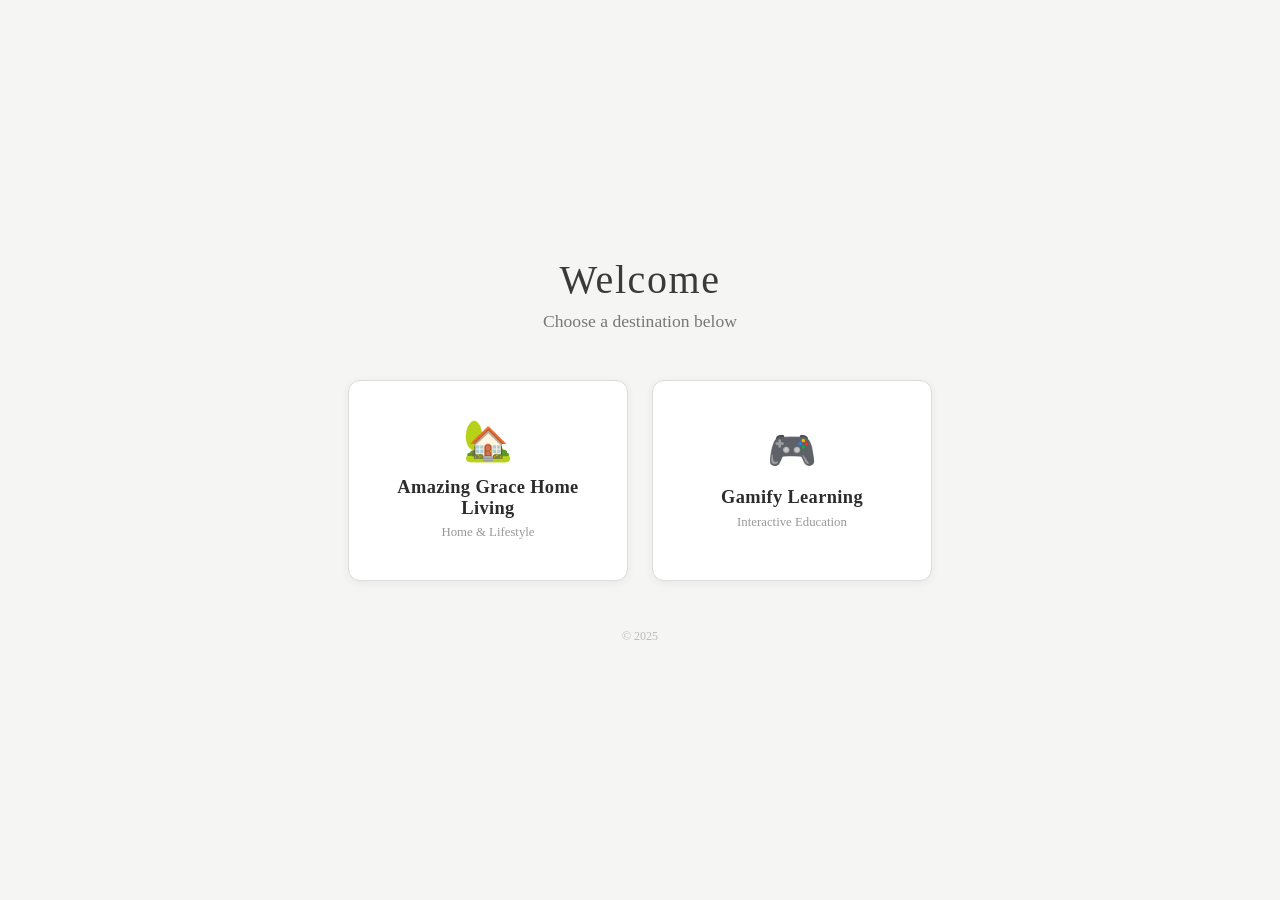
<file: Index.html>
<!DOCTYPE html>
<html lang="en">
<head>
    <meta charset="UTF-8">
    <meta http-equiv="refresh" content="0; url=index.html">
    <title>Redirecting…</title>
    <link rel="canonical" href="index.html">
</head>
<body>
    <p>Redirecting to <a href="index.html">Nexus Arcade</a>…</p>
</body>
</html>
</file>
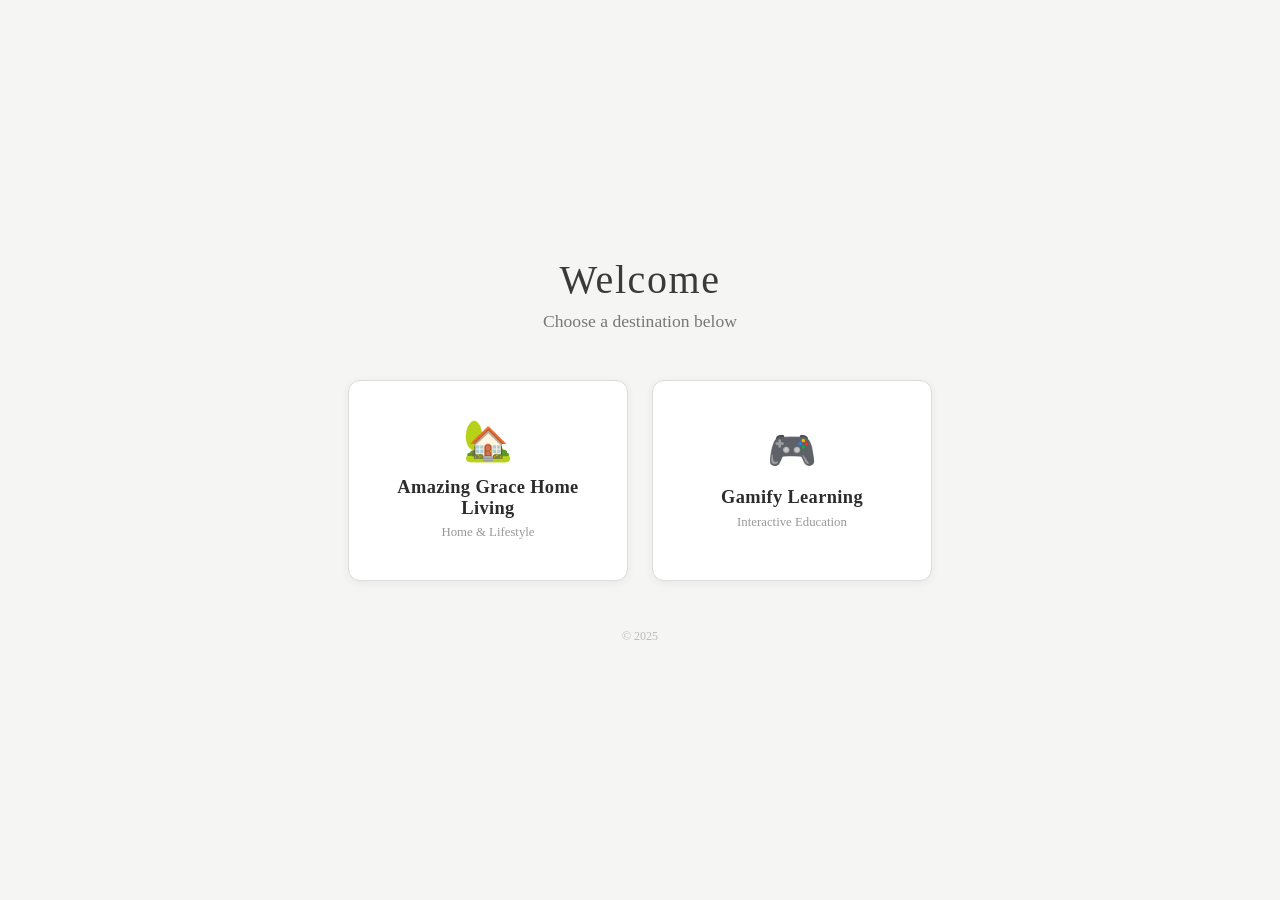
<file: index.html>
<!DOCTYPE html>
<html lang="en">
<head>
    <meta charset="UTF-8">
    <meta name="viewport" content="width=device-width, initial-scale=1.0">
    <title>Welcome</title>
    <style>
        *, *::before, *::after {
            box-sizing: border-box;
            margin: 0;
            padding: 0;
        }

        body {
            min-height: 100vh;
            display: flex;
            flex-direction: column;
            align-items: center;
            justify-content: center;
            background-color: #f5f5f3;
            font-family: Georgia, 'Times New Roman', serif;
            color: #2c2c2c;
            padding: 2rem;
        }

        header {
            text-align: center;
            margin-bottom: 3rem;
        }

        header h1 {
            font-size: clamp(1.5rem, 4vw, 2.5rem);
            font-weight: normal;
            letter-spacing: 0.04em;
            color: #3a3a3a;
        }

        header p {
            margin-top: 0.5rem;
            font-size: clamp(0.9rem, 2vw, 1.1rem);
            color: #777;
        }

        nav {
            display: flex;
            flex-wrap: wrap;
            gap: 1.5rem;
            justify-content: center;
        }

        .portal-btn {
            display: flex;
            flex-direction: column;
            align-items: center;
            justify-content: center;
            width: clamp(200px, 40vw, 280px);
            padding: 2.5rem 1.5rem;
            background-color: #ffffff;
            border: 1px solid #ddd;
            border-radius: 12px;
            text-decoration: none;
            color: #2c2c2c;
            transition: background-color 0.2s ease, box-shadow 0.2s ease, transform 0.15s ease;
            box-shadow: 0 2px 8px rgba(0, 0, 0, 0.06);
            text-align: center;
        }

        .portal-btn:hover,
        .portal-btn:focus {
            background-color: #f0ede8;
            box-shadow: 0 6px 20px rgba(0, 0, 0, 0.1);
            transform: translateY(-2px);
            outline: none;
        }

        .portal-btn:focus-visible {
            outline: 3px solid #888;
            outline-offset: 3px;
        }

        .portal-btn .btn-icon {
            font-size: 2.5rem;
            margin-bottom: 1rem;
            line-height: 1;
        }

        .portal-btn .btn-label {
            font-size: clamp(0.95rem, 2.5vw, 1.15rem);
            font-weight: bold;
            letter-spacing: 0.02em;
        }

        .portal-btn .btn-sub {
            margin-top: 0.4rem;
            font-size: 0.8rem;
            color: #999;
        }

        footer {
            margin-top: 3rem;
            font-size: 0.75rem;
            color: #bbb;
        }
    </style>
</head>
<body>
    <header>
        <h1>Welcome</h1>
        <p>Choose a destination below</p>
    </header>

    <nav aria-label="Site portals">
        <a href="/amazinggracehomeliving/" class="portal-btn">
            <span class="btn-icon" aria-hidden="true">🏡</span>
            <span class="btn-label">Amazing Grace Home Living</span>
            <span class="btn-sub">Home &amp; Lifestyle</span>
        </a>
        <a href="/gamifylearning/" class="portal-btn">
            <span class="btn-icon" aria-hidden="true">🎮</span>
            <span class="btn-label">Gamify Learning</span>
            <span class="btn-sub">Interactive Education</span>
        </a>
    </nav>

    <footer>&copy; 2025</footer>
</body>
</html>
</file>
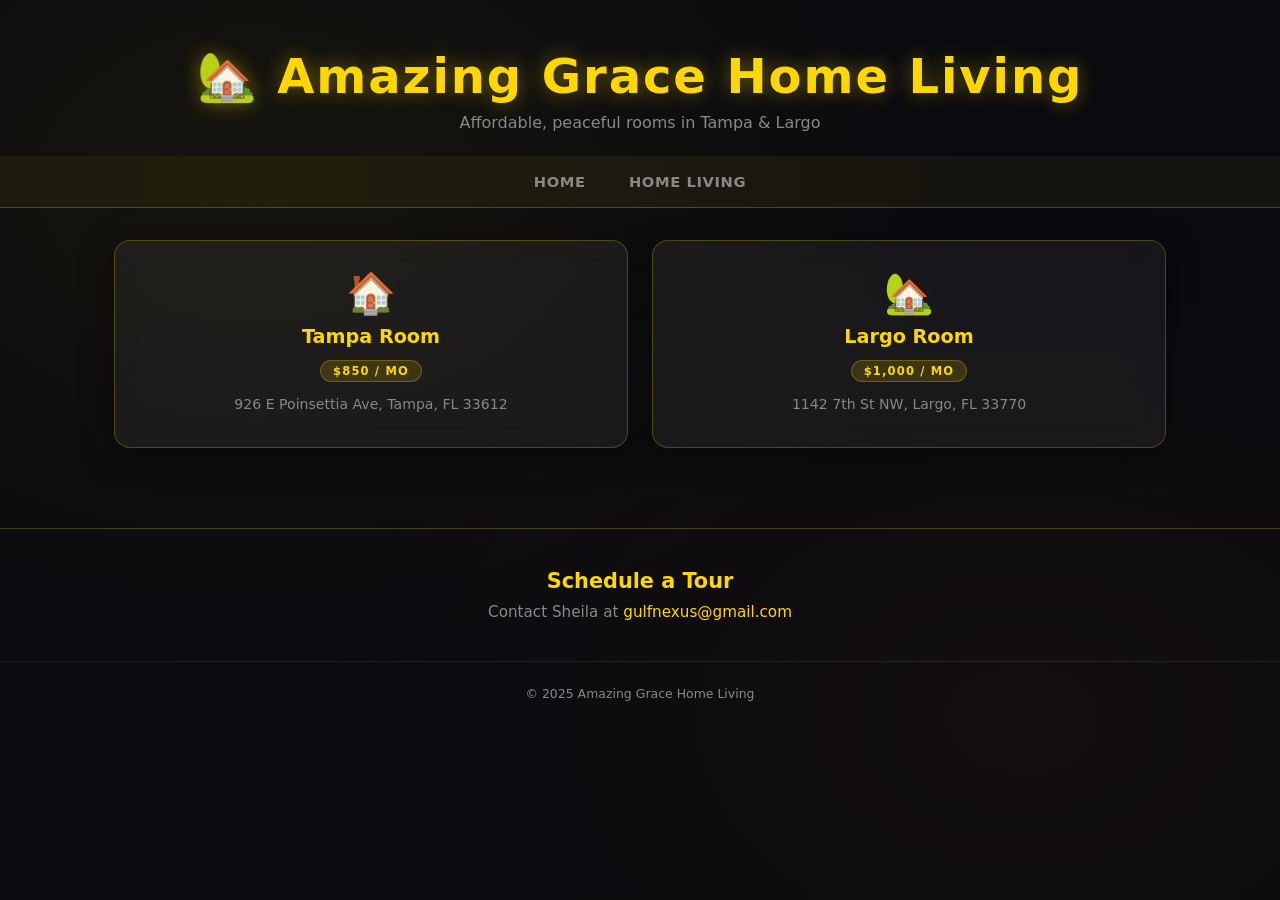
<file: amazinggracehomeliving/index.html>
<!DOCTYPE html>
<html lang="en">
<head>
  <meta charset="UTF-8">
  <meta name="viewport" content="width=device-width, initial-scale=1.0">
  <title>Amazing Grace Home Living</title>
  <meta name="description" content="Affordable, peaceful rooms in Tampa &amp; Largo – Amazing Grace Home Living.">
  <link rel="icon" href="../assets/favicon.svg" type="image/svg+xml">
  <link rel="manifest" href="../assets/manifest.json">
  <link rel="stylesheet" href="../assets/style.css">
</head>
<body>

  <!-- ── Header ──────────────────────────────────────── -->
  <header class="hub-header">
    <h1>🏡 Amazing Grace Home Living</h1>
    <p>Affordable, peaceful rooms in Tampa &amp; Largo</p>
  </header>

  <!-- ── Navigation ──────────────────────────────────── -->
  <nav class="hub-nav" aria-label="Site navigation">
    <a href="index.html">Home</a>
    <a href="home-living/">Home Living</a>
  </nav>

  <!-- ── Room Cards ──────────────────────────────────── -->
  <main class="hub-grid" role="main">

    <div class="card" tabindex="0"
         data-src="home-living/"
         data-label="Amazing Grace Home Living – Tampa"
         aria-label="View Tampa room details">
      <div class="card-icon">🏠</div>
      <div class="card-title">Tampa Room</div>
      <div class="card-tag">$850 / mo</div>
      <p class="card-desc">926 E Poinsettia Ave, Tampa, FL 33612</p>
    </div>

    <div class="card" tabindex="0"
         data-src="home-living/"
         data-label="Amazing Grace Home Living – Largo"
         aria-label="View Largo room details">
      <div class="card-icon">🏡</div>
      <div class="card-title">Largo Room</div>
      <div class="card-tag">$1,000 / mo</div>
      <p class="card-desc">1142 7th St NW, Largo, FL 33770</p>
    </div>

  </main>

  <!-- ── Schedule a Tour ─────────────────────────────── -->
  <section class="hub-cta">
    <h2>Schedule a Tour</h2>
    <p>Contact Sheila at <a href="mailto:gulfnexus@gmail.com">gulfnexus@gmail.com</a></p>
  </section>

  <!-- ── Footer ───────────────────────────────────────── -->
  <footer class="hub-footer">
    &copy; 2025 Amazing Grace Home Living
  </footer>

  <script>
    (function () {
      'use strict';

      document.querySelectorAll('.card').forEach(card => {
        card.addEventListener('click', () => {
          window.location.href = card.dataset.src;
        });
        card.addEventListener('keydown', e => {
          if (e.key === 'Enter' || e.key === ' ') {
            e.preventDefault();
            window.location.href = card.dataset.src;
          }
        });
      });
    }());
  </script>

</body>
</html>
</file>
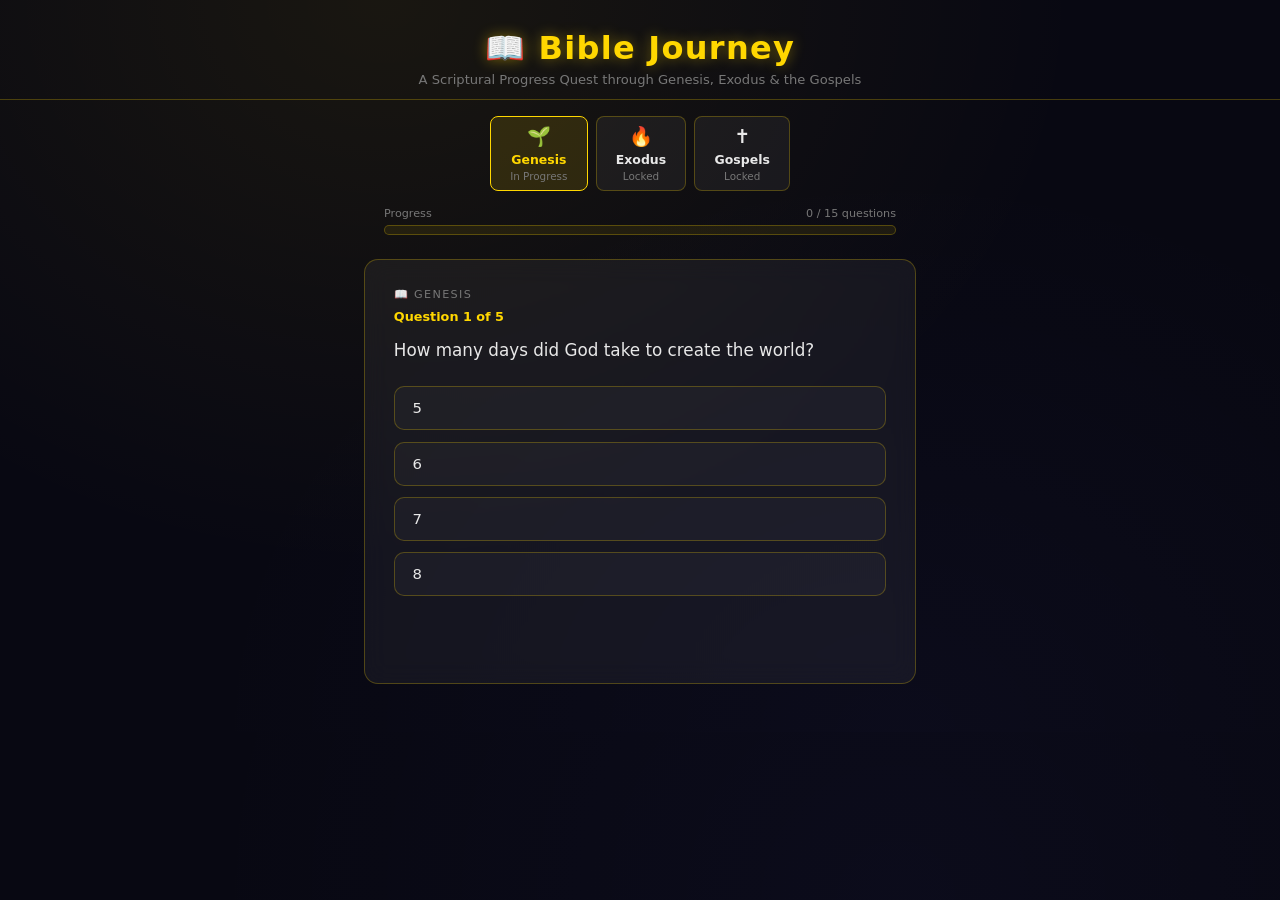
<file: bible/index.html>
<!DOCTYPE html>
<html lang="en">
<head>
  <meta charset="UTF-8">
  <meta name="viewport" content="width=device-width, initial-scale=1.0">
  <title>Bible Journey – Scriptural Quiz</title>
  <link rel="stylesheet" href="./style.css">
</head>
<body>

  <!-- Header -->
  <header class="bj-header">
    <h1>📖 Bible Journey</h1>
    <p>A Scriptural Progress Quest through Genesis, Exodus &amp; the Gospels</p>
  </header>

  <!-- Journey navigation steps -->
  <nav class="journey-nav" aria-label="Journey steps">
    <div class="journey-step" id="step-genesis">
      <div class="js-icon">🌱</div>
      <div class="js-label">Genesis</div>
      <div class="js-status">In Progress</div>
    </div>
    <div class="journey-step" id="step-exodus">
      <div class="js-icon">🔥</div>
      <div class="js-label">Exodus</div>
      <div class="js-status">Locked</div>
    </div>
    <div class="journey-step" id="step-gospels">
      <div class="js-icon">✝️</div>
      <div class="js-label">Gospels</div>
      <div class="js-status">Locked</div>
    </div>
  </nav>

  <!-- Overall progress bar -->
  <div class="bj-bar-wrap">
    <div class="bj-bar-labels">
      <span>Progress</span>
      <span id="bar-label">0 / 15 questions</span>
    </div>
    <div class="bj-bar-bg">
      <div class="bj-bar-fill" id="bar-fill" style="width:0%"></div>
    </div>
  </div>

  <!-- Quiz area -->
  <div class="quiz-wrap" id="quiz-wrap">

    <!-- Active question card -->
    <div class="glass" id="glass-card">
      <div class="q-book"  id="q-book">📖 Genesis</div>
      <div class="q-number" id="q-number">Question 1 of 5</div>
      <div class="q-text"  id="q-text"></div>
      <div class="options" id="options"></div>
      <div class="feedback" id="feedback"></div>
      <div class="verse-hint" id="verse-hint"></div>
      <div class="q-controls">
        <button class="btn-gold" id="btn-next">Next Question →</button>
      </div>
    </div>

    <!-- Book complete screen -->
    <div class="book-complete" id="book-complete">
      <div class="bc-icon">🎉</div>
      <h2 id="bc-title">Book Complete!</h2>
      <div class="score-badge" id="bc-score"></div>
      <p>Keep going on your scriptural journey!</p>
      <div style="margin-top:1.4rem;">
        <button class="btn-gold show" id="btn-next-book">Next Book →</button>
      </div>
    </div>

    <!-- All done screen -->
    <div class="all-done" id="all-done">
      <div class="ad-icon">🏆</div>
      <h2>Journey Complete!</h2>
      <p>
        You have walked through Genesis, Exodus, and the Gospels.<br>
        <strong style="color:var(--gold);">Final Score: <span id="ad-score">0 / 0</span></strong>
      </p>
      <p style="margin-top:1rem;">"Your word is a lamp for my feet, a light on my path." — Psalm 119:105</p>
      <div style="margin-top:1.8rem;">
        <button class="btn-gold show" id="btn-restart">↺ Restart Journey</button>
      </div>
    </div>

  </div><!-- /quiz-wrap -->

  <script src="./script.js"></script>
</body>
</html>
</file>
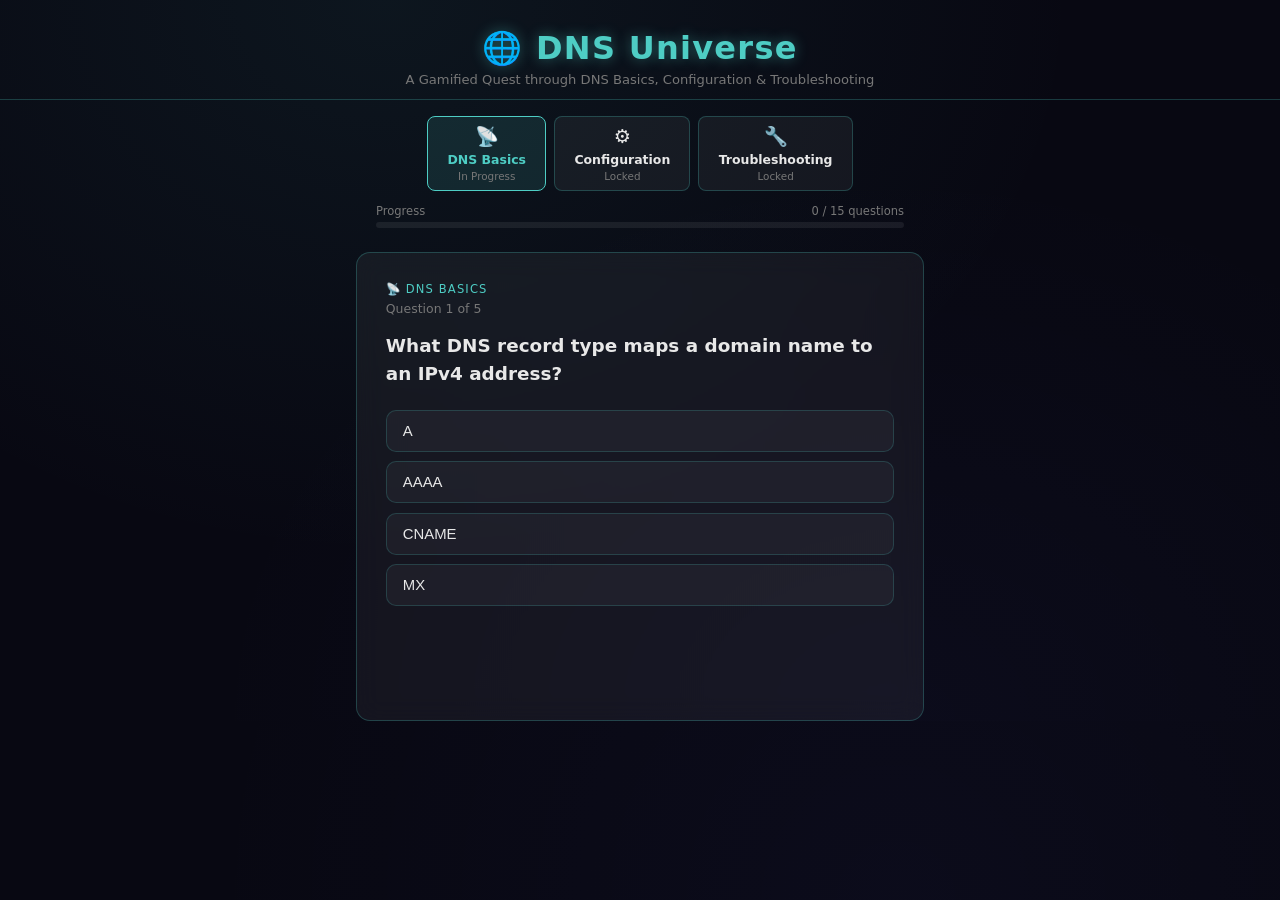
<file: dnsu/index.html>
<!DOCTYPE html>
<html lang="en">
<head>
  <meta charset="UTF-8">
  <meta name="viewport" content="width=device-width, initial-scale=1.0">
  <title>DNS Universe – Networking Quiz</title>
  <link rel="stylesheet" href="./style.css">
</head>
<body>

  <!-- Header -->
  <header class="du-header">
    <h1>🌐 DNS Universe</h1>
    <p>A Gamified Quest through DNS Basics, Configuration &amp; Troubleshooting</p>
  </header>

  <!-- Zone navigation -->
  <nav class="zone-nav" aria-label="Zone steps">
    <div class="zone-step" id="step-basics">
      <div class="zs-icon">📡</div>
      <div class="zs-label">DNS Basics</div>
      <div class="zs-status">In Progress</div>
    </div>
    <div class="zone-step" id="step-config">
      <div class="zs-icon">⚙️</div>
      <div class="zs-label">Configuration</div>
      <div class="zs-status">Locked</div>
    </div>
    <div class="zone-step" id="step-troubleshoot">
      <div class="zs-icon">🔧</div>
      <div class="zs-label">Troubleshooting</div>
      <div class="zs-status">Locked</div>
    </div>
  </nav>

  <!-- Overall progress bar -->
  <div class="du-bar-wrap">
    <div class="du-bar-labels">
      <span>Progress</span>
      <span id="bar-label">0 / 15 questions</span>
    </div>
    <div class="du-bar-bg">
      <div class="du-bar-fill" id="bar-fill" style="width:0%"></div>
    </div>
  </div>

  <!-- Quiz area -->
  <div class="quiz-wrap" id="quiz-wrap">

    <!-- Active question card -->
    <div class="glass" id="glass-card">
      <div class="q-zone"   id="q-zone">📡 DNS Basics</div>
      <div class="q-number" id="q-number">Question 1 of 5</div>
      <div class="q-text"   id="q-text"></div>
      <div class="options"  id="options"></div>
      <div class="feedback" id="feedback"></div>
      <div class="fact-hint" id="fact-hint"></div>
      <div class="q-controls">
        <button class="btn-gold" id="btn-next">Next Question →</button>
      </div>
    </div>

    <!-- Zone complete screen -->
    <div class="zone-complete" id="zone-complete">
      <div class="zc-icon">🎉</div>
      <h2 id="zc-title">Zone Complete!</h2>
      <div class="score-badge" id="zc-score"></div>
      <p>Keep exploring the DNS Universe!</p>
      <div style="margin-top:1.4rem;">
        <button class="btn-gold show" id="btn-next-zone">Next Zone →</button>
      </div>
    </div>

    <!-- All done screen -->
    <div class="all-done" id="all-done">
      <div class="ad-icon">🏆</div>
      <h2>DNS Universe Complete!</h2>
      <p>
        You have mastered Basics, Configuration, and Troubleshooting.<br>
        <strong style="color:var(--gold);">Final Score: <span id="ad-score">0 / 0</span></strong>
      </p>
      <p style="margin-top:1rem;">"The internet is just a series of well-organized name lookups." — DNS lore</p>
      <div style="margin-top:1.8rem;">
        <button class="btn-gold show" id="btn-restart">↺ Restart Journey</button>
      </div>
    </div>

  </div><!-- /quiz-wrap -->

  <script src="./script.js"></script>
</body>
</html>
</file>
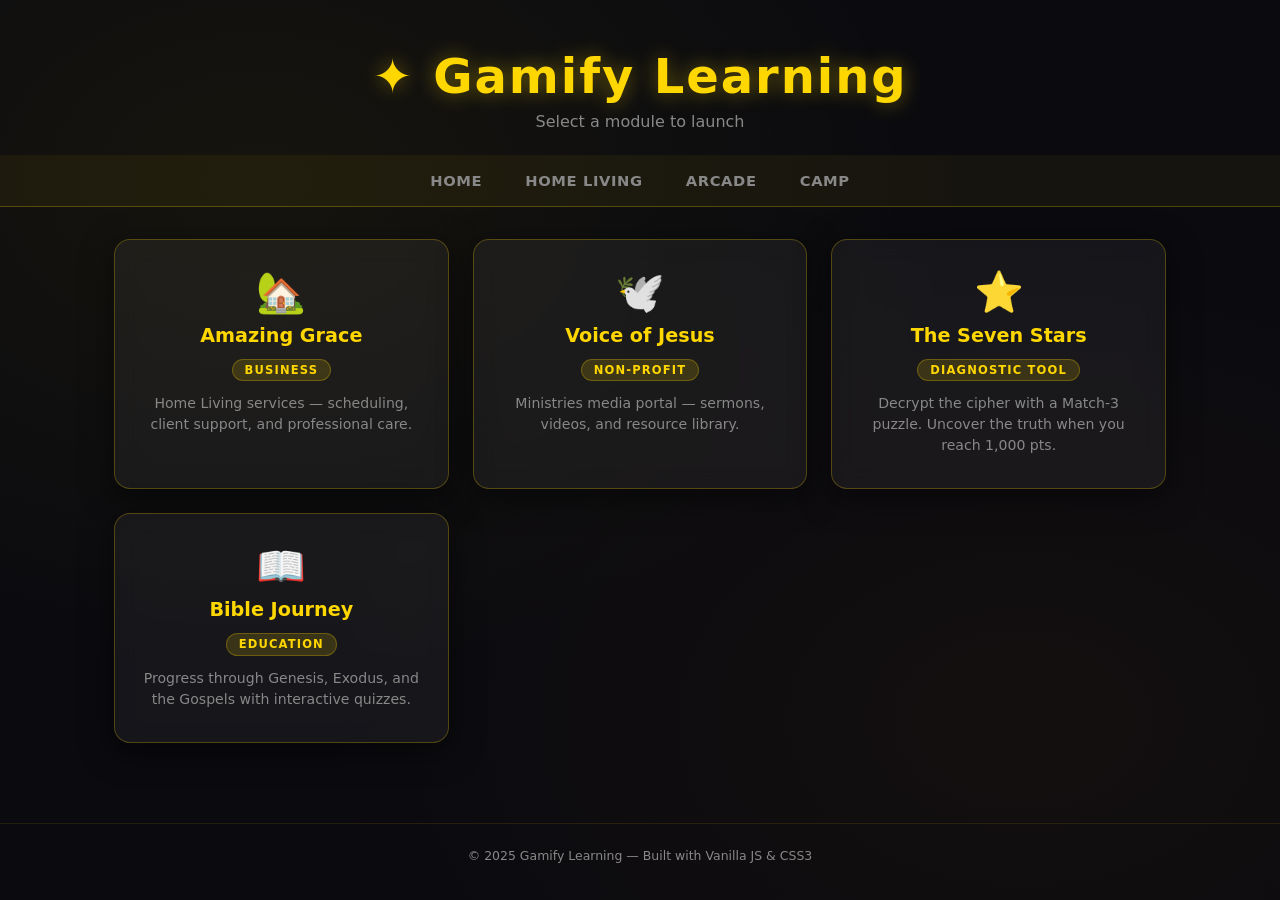
<file: gamifylearning/index.html>
<!DOCTYPE html>
<html lang="en">
<head>
  <meta charset="UTF-8">
  <meta name="viewport" content="width=device-width, initial-scale=1.0">
  <title>Gamify Learning – Portfolio Hub</title>
  <meta name="description" content="Gamify Learning – Amazing Grace Home Living, Voice of Jesus Ministries, The Seven Stars, Bible Journey.">
  <link rel="icon" href="../assets/favicon.svg" type="image/svg+xml">
  <link rel="manifest" href="../assets/manifest.json">
  <link rel="stylesheet" href="../assets/style.css">
</head>
<body>

  <!-- ── Header ──────────────────────────────────────── -->
  <header class="hub-header">
    <h1>✦ Gamify Learning</h1>
    <p>Select a module to launch</p>
  </header>

  <!-- ── Navigation ──────────────────────────────────── -->
  <nav class="hub-nav" aria-label="Site navigation">
    <a href="index.html">Home</a>
    <a href="home-living/">Home Living</a>
    <a href="arcade/">Arcade</a>
    <a href="camp/">Camp</a>
  </nav>

  <!-- ── Card Grid ────────────────────────────────────── -->
  <main class="hub-grid" role="main">

    <div class="card" tabindex="0"
         data-src="home-living/index.html"
         data-label="Amazing Grace Home Living"
         aria-label="Open Amazing Grace Home Living module">
      <div class="card-icon">🏡</div>
      <div class="card-title">Amazing Grace</div>
      <div class="card-tag">Business</div>
      <p class="card-desc">Home Living services — scheduling, client support, and professional care.</p>
    </div>

    <div class="card" tabindex="0"
         data-src="ministries/index.html"
         data-label="Voice of Jesus Ministries"
         aria-label="Open Voice of Jesus Ministries module">
      <div class="card-icon">🕊️</div>
      <div class="card-title">Voice of Jesus</div>
      <div class="card-tag">Non-Profit</div>
      <p class="card-desc">Ministries media portal — sermons, videos, and resource library.</p>
    </div>

    <div class="card" tabindex="0"
         data-src="mystery/index.html"
         data-label="The Seven Stars – Diagnostic Tool"
         aria-label="Open The Seven Stars diagnostic game">
      <div class="card-icon">⭐</div>
      <div class="card-title">The Seven Stars</div>
      <div class="card-tag">Diagnostic Tool</div>
      <p class="card-desc">Decrypt the cipher with a Match-3 puzzle. Uncover the truth when you reach 1,000 pts.</p>
    </div>

    <div class="card" tabindex="0"
         data-src="bible/index.html"
         data-label="Bible Journey – Educational App"
         aria-label="Open Bible Journey educational app">
      <div class="card-icon">📖</div>
      <div class="card-title">Bible Journey</div>
      <div class="card-tag">Education</div>
      <p class="card-desc">Progress through Genesis, Exodus, and the Gospels with interactive quizzes.</p>
    </div>

  </main>

  <!-- ── Iframe Overlay ───────────────────────────────── -->
  <div id="overlay" role="dialog" aria-modal="true" aria-label="App viewer">
    <div class="overlay-bar">
      <span class="overlay-title" id="overlay-label">Loading…</span>
      <button class="overlay-close" id="overlay-close" aria-label="Close app viewer">✕ Close</button>
    </div>
    <iframe id="app-frame" title="App viewer" sandbox="allow-scripts allow-same-origin allow-forms"></iframe>
  </div>

  <!-- ── Footer ───────────────────────────────────────── -->
  <footer class="hub-footer">
    &copy; 2025 Gamify Learning &mdash; Built with Vanilla JS &amp; CSS3
  </footer>

  <script>
    (function () {
      'use strict';

      const overlay  = document.getElementById('overlay');
      const frame    = document.getElementById('app-frame');
      const label    = document.getElementById('overlay-label');
      const btnClose = document.getElementById('overlay-close');

      function openApp(src, appLabel) {
        frame.src = src;
        label.textContent = appLabel;
        overlay.classList.add('active');
        overlay.focus();
        document.body.style.overflow = 'hidden';
      }

      function closeApp() {
        overlay.classList.remove('active');
        frame.src = '';
        document.body.style.overflow = '';
      }

      // Card clicks / keyboard
      document.querySelectorAll('.card').forEach(card => {
        card.addEventListener('click', () => {
          openApp(card.dataset.src, card.dataset.label);
        });
        card.addEventListener('keydown', e => {
          if (e.key === 'Enter' || e.key === ' ') {
            e.preventDefault();
            openApp(card.dataset.src, card.dataset.label);
          }
        });
      });

      // Close button
      btnClose.addEventListener('click', closeApp);

      // Escape key
      document.addEventListener('keydown', e => {
        if (e.key === 'Escape' && overlay.classList.contains('active')) closeApp();
      });

      // Click outside iframe bar
      overlay.addEventListener('click', e => {
        if (e.target === overlay) closeApp();
      });
    }());
  </script>

</body>
</html>
</file>
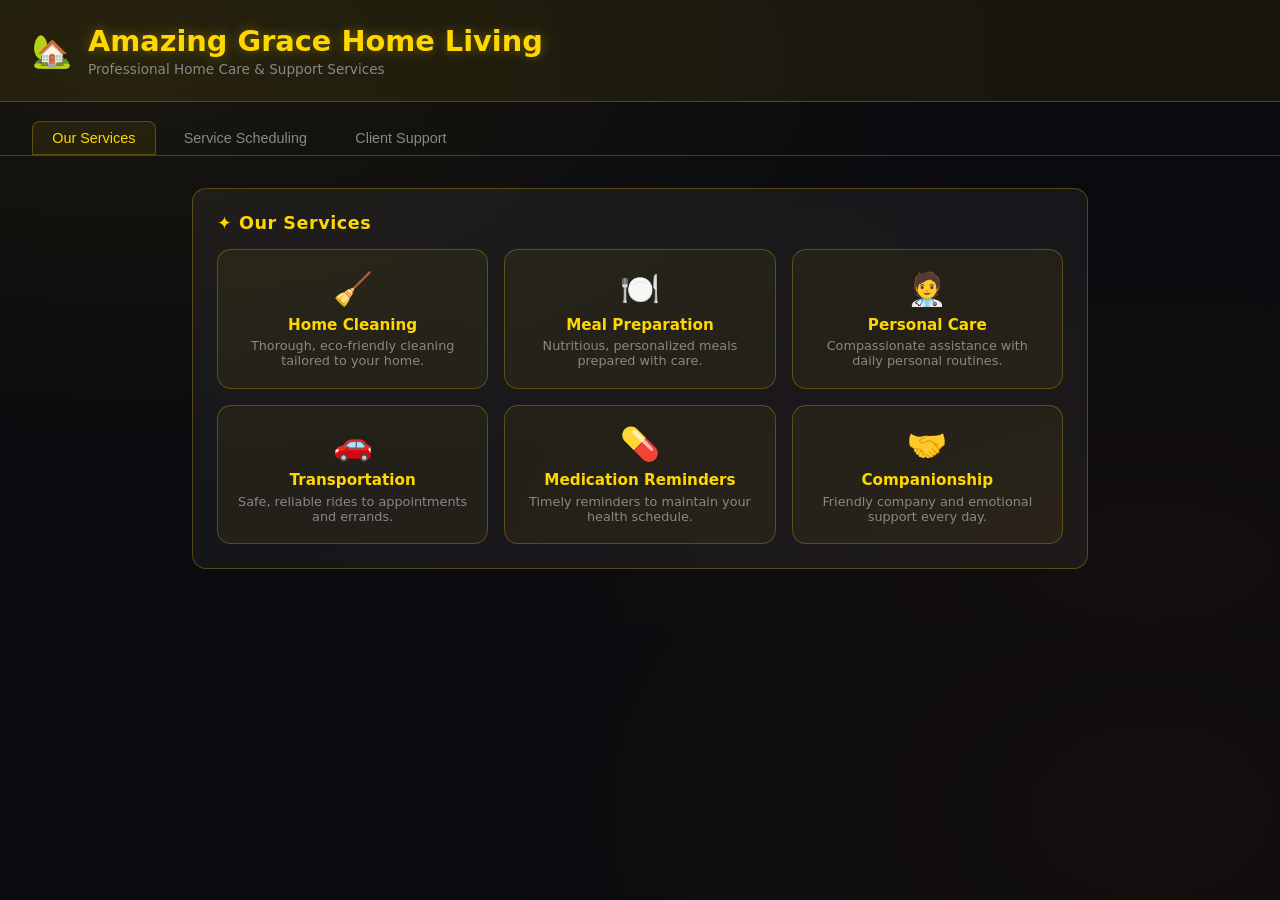
<file: home-living/index.html>
<!DOCTYPE html>
<html lang="en">
<head>
  <meta charset="UTF-8">
  <meta name="viewport" content="width=device-width, initial-scale=1.0">
  <title>Amazing Grace Home Living</title>
  <style>
    *, *::before, *::after { box-sizing: border-box; margin: 0; padding: 0; }

    :root {
      --gold:    #ffd700;
      --bg:      #0a0a0f;
      --surface: rgba(255,255,255,0.05);
      --border:  rgba(255,215,0,0.25);
      --text:    #e8e8e8;
      --muted:   #888;
      --radius:  14px;
      --blur:    blur(12px);
    }

    html, body {
      min-height: 100%;
      font-family: 'Segoe UI', system-ui, sans-serif;
      background: var(--bg);
      color: var(--text);
      background-image:
        radial-gradient(ellipse at 10% 10%, rgba(255,215,0,0.06) 0%, transparent 55%),
        radial-gradient(ellipse at 90% 90%, rgba(255,140,0,0.04) 0%, transparent 55%);
    }

    /* ── Header ── */
    .ag-header {
      background: rgba(255,215,0,0.06);
      border-bottom: 1px solid var(--border);
      padding: 1.5rem 2rem;
      display: flex;
      align-items: center;
      gap: 1rem;
    }
    .ag-header .logo { font-size: 2rem; }
    .ag-header h1 {
      font-size: clamp(1.2rem, 4vw, 1.8rem);
      color: var(--gold);
      text-shadow: 0 0 12px rgba(255,215,0,0.35);
    }
    .ag-header p { font-size: 0.85rem; color: var(--muted); margin-top: 0.2rem; }

    /* ── Nav Tabs ── */
    .ag-tabs {
      display: flex;
      gap: 0.5rem;
      padding: 1.2rem 2rem 0;
      border-bottom: 1px solid var(--border);
    }
    .tab-btn {
      background: none;
      border: 1px solid transparent;
      border-radius: 8px 8px 0 0;
      color: var(--muted);
      font-size: 0.9rem;
      padding: 0.5rem 1.2rem;
      cursor: pointer;
      transition: color 0.2s, border-color 0.2s, background 0.2s;
    }
    .tab-btn.active, .tab-btn:hover {
      color: var(--gold);
      border-color: var(--border);
      background: rgba(255,215,0,0.07);
    }

    /* ── Content ── */
    .ag-content { padding: 2rem; max-width: 960px; margin: 0 auto; }
    .tab-panel { display: none; }
    .tab-panel.active { display: block; }

    /* ── Glass card ── */
    .glass {
      background: var(--surface);
      border: 1px solid var(--border);
      border-radius: var(--radius);
      backdrop-filter: var(--blur);
      -webkit-backdrop-filter: var(--blur);
      padding: 1.5rem;
      margin-bottom: 1.5rem;
    }
    .glass h2 {
      font-size: 1.1rem;
      color: var(--gold);
      margin-bottom: 1rem;
      letter-spacing: 0.03em;
    }

    /* ── Schedule form ── */
    .form-grid {
      display: grid;
      grid-template-columns: repeat(auto-fit, minmax(220px, 1fr));
      gap: 1rem;
    }
    .form-group label {
      display: block;
      font-size: 0.78rem;
      color: var(--muted);
      margin-bottom: 0.3rem;
      text-transform: uppercase;
      letter-spacing: 0.07em;
    }
    .form-group input,
    .form-group select,
    .form-group textarea {
      width: 100%;
      background: rgba(255,255,255,0.04);
      border: 1px solid var(--border);
      border-radius: 8px;
      color: var(--text);
      font-size: 0.92rem;
      padding: 0.55rem 0.8rem;
      outline: none;
      transition: border-color 0.2s;
    }
    .form-group input:focus,
    .form-group select:focus,
    .form-group textarea:focus { border-color: var(--gold); }
    .form-group textarea { resize: vertical; min-height: 80px; }
    .form-group select option { background: #111; }

    .btn-gold {
      display: inline-block;
      margin-top: 1rem;
      background: var(--gold);
      color: #000;
      font-weight: 700;
      font-size: 0.9rem;
      border: none;
      border-radius: 8px;
      padding: 0.65rem 1.6rem;
      cursor: pointer;
      transition: opacity 0.2s, transform 0.15s;
    }
    .btn-gold:hover { opacity: 0.88; transform: translateY(-1px); }

    /* ── Service cards ── */
    .service-grid {
      display: grid;
      grid-template-columns: repeat(auto-fit, minmax(200px, 1fr));
      gap: 1rem;
    }
    .service-card {
      background: rgba(255,215,0,0.05);
      border: 1px solid var(--border);
      border-radius: var(--radius);
      padding: 1.2rem;
      text-align: center;
      transition: background 0.2s, transform 0.2s;
    }
    .service-card:hover { background: rgba(255,215,0,0.1); transform: translateY(-2px); }
    .service-card .sc-icon { font-size: 2rem; margin-bottom: 0.5rem; }
    .service-card .sc-name { font-size: 0.95rem; font-weight: 600; color: var(--gold); }
    .service-card .sc-desc { font-size: 0.8rem; color: var(--muted); margin-top: 0.3rem; }

    /* ── Support FAQ ── */
    .faq-item { margin-bottom: 0.8rem; }
    .faq-item details summary {
      cursor: pointer;
      color: var(--gold);
      font-size: 0.95rem;
      padding: 0.5rem 0;
      list-style: none;
      border-bottom: 1px solid rgba(255,215,0,0.12);
    }
    .faq-item details summary::before { content: '▶  '; font-size: 0.7rem; }
    .faq-item details[open] summary::before { content: '▼  '; }
    .faq-item details p { padding: 0.7rem 0 0.3rem 1.2rem; color: var(--muted); font-size: 0.88rem; line-height: 1.6; }

    /* ── Toast ── */
    #ag-toast {
      position: fixed;
      bottom: 1.5rem;
      left: 50%;
      transform: translateX(-50%) translateY(40px);
      background: rgba(255,215,0,0.15);
      border: 1px solid var(--gold);
      border-radius: 10px;
      color: var(--gold);
      padding: 0.6rem 1.4rem;
      font-size: 0.9rem;
      opacity: 0;
      transition: opacity 0.3s, transform 0.3s;
      pointer-events: none;
      backdrop-filter: blur(8px);
      z-index: 999;
    }
    #ag-toast.show { opacity: 1; transform: translateX(-50%) translateY(0); }
  </style>
</head>
<body>

  <!-- Header -->
  <header class="ag-header">
    <div class="logo">🏡</div>
    <div>
      <h1>Amazing Grace Home Living</h1>
      <p>Professional Home Care &amp; Support Services</p>
    </div>
  </header>

  <!-- Tabs -->
  <nav class="ag-tabs" aria-label="Sections">
    <button class="tab-btn active" data-tab="services">Our Services</button>
    <button class="tab-btn" data-tab="schedule">Service Scheduling</button>
    <button class="tab-btn" data-tab="support">Client Support</button>
  </nav>

  <!-- Content -->
  <div class="ag-content">

    <!-- Services Panel -->
    <section class="tab-panel active" id="tab-services">
      <div class="glass">
        <h2>✦ Our Services</h2>
        <div class="service-grid">
          <div class="service-card">
            <div class="sc-icon">🧹</div>
            <div class="sc-name">Home Cleaning</div>
            <div class="sc-desc">Thorough, eco-friendly cleaning tailored to your home.</div>
          </div>
          <div class="service-card">
            <div class="sc-icon">🍽️</div>
            <div class="sc-name">Meal Preparation</div>
            <div class="sc-desc">Nutritious, personalized meals prepared with care.</div>
          </div>
          <div class="service-card">
            <div class="sc-icon">🧑‍⚕️</div>
            <div class="sc-name">Personal Care</div>
            <div class="sc-desc">Compassionate assistance with daily personal routines.</div>
          </div>
          <div class="service-card">
            <div class="sc-icon">🚗</div>
            <div class="sc-name">Transportation</div>
            <div class="sc-desc">Safe, reliable rides to appointments and errands.</div>
          </div>
          <div class="service-card">
            <div class="sc-icon">💊</div>
            <div class="sc-name">Medication Reminders</div>
            <div class="sc-desc">Timely reminders to maintain your health schedule.</div>
          </div>
          <div class="service-card">
            <div class="sc-icon">🤝</div>
            <div class="sc-name">Companionship</div>
            <div class="sc-desc">Friendly company and emotional support every day.</div>
          </div>
        </div>
      </div>
    </section>

    <!-- Schedule Panel -->
    <section class="tab-panel" id="tab-schedule">
      <div class="glass">
        <h2>📅 Book a Service</h2>
        <form id="schedule-form" novalidate>
          <div class="form-grid">
            <div class="form-group">
              <label for="s-name">Full Name</label>
              <input type="text" id="s-name" placeholder="Jane Doe" required>
            </div>
            <div class="form-group">
              <label for="s-phone">Phone Number</label>
              <input type="tel" id="s-phone" placeholder="(555) 000-0000">
            </div>
            <div class="form-group">
              <label for="s-email">Email Address</label>
              <input type="email" id="s-email" placeholder="jane@example.com">
            </div>
            <div class="form-group">
              <label for="s-service">Service Type</label>
              <select id="s-service">
                <option value="">Select a service…</option>
                <option>Home Cleaning</option>
                <option>Meal Preparation</option>
                <option>Personal Care</option>
                <option>Transportation</option>
                <option>Medication Reminders</option>
                <option>Companionship</option>
              </select>
            </div>
            <div class="form-group">
              <label for="s-date">Preferred Date</label>
              <input type="date" id="s-date">
            </div>
            <div class="form-group">
              <label for="s-time">Preferred Time</label>
              <input type="time" id="s-time">
            </div>
            <div class="form-group" style="grid-column: 1 / -1;">
              <label for="s-notes">Special Notes</label>
              <textarea id="s-notes" placeholder="Allergies, special instructions…"></textarea>
            </div>
          </div>
          <button class="btn-gold" type="submit">Request Appointment</button>
        </form>
      </div>
    </section>

    <!-- Support Panel -->
    <section class="tab-panel" id="tab-support">
      <div class="glass">
        <h2>💬 Client Support</h2>
        <p style="color:var(--muted);font-size:.88rem;margin-bottom:1.2rem;">Our care team is here Mon–Fri 8 am–6 pm. For emergencies dial <strong style="color:var(--gold);">1-800-AMAZING</strong>.</p>
        <div class="form-grid">
          <div class="form-group">
            <label for="c-name">Your Name</label>
            <input type="text" id="c-name" placeholder="John Smith">
          </div>
          <div class="form-group">
            <label for="c-email">Email</label>
            <input type="email" id="c-email" placeholder="john@example.com">
          </div>
          <div class="form-group" style="grid-column:1/-1;">
            <label for="c-msg">Message</label>
            <textarea id="c-msg" placeholder="How can we help you today?"></textarea>
          </div>
        </div>
        <button class="btn-gold" id="support-send">Send Message</button>
      </div>

      <div class="glass">
        <h2>❓ Frequently Asked Questions</h2>
        <div class="faq-item">
          <details>
            <summary>How do I schedule or modify a service?</summary>
            <p>Use the Scheduling tab to book new appointments. To modify existing bookings please call our care team directly.</p>
          </details>
        </div>
        <div class="faq-item">
          <details>
            <summary>Are your caregivers background-checked?</summary>
            <p>Yes. All staff undergo thorough background checks, CPR certification, and ongoing training before working with clients.</p>
          </details>
        </div>
        <div class="faq-item">
          <details>
            <summary>What areas do you serve?</summary>
            <p>We currently serve the greater metropolitan area. Contact us to confirm availability in your ZIP code.</p>
          </details>
        </div>
        <div class="faq-item">
          <details>
            <summary>Do you accept insurance or Medicaid?</summary>
            <p>We work with most major insurance providers and accept Medicaid waiver programmes. Please call for a benefits verification.</p>
          </details>
        </div>
      </div>
    </section>

  </div><!-- /ag-content -->

  <div id="ag-toast"></div>

  <script>
    'use strict';
    // Tab navigation
    document.querySelectorAll('.tab-btn').forEach(btn => {
      btn.addEventListener('click', () => {
        document.querySelectorAll('.tab-btn').forEach(b => b.classList.remove('active'));
        document.querySelectorAll('.tab-panel').forEach(p => p.classList.remove('active'));
        btn.classList.add('active');
        document.getElementById('tab-' + btn.dataset.tab).classList.add('active');
      });
    });

    // Toast helper
    function showToast(msg) {
      const t = document.getElementById('ag-toast');
      t.textContent = msg;
      t.classList.add('show');
      setTimeout(() => t.classList.remove('show'), 3000);
    }

    // Schedule form
    document.getElementById('schedule-form').addEventListener('submit', e => {
      e.preventDefault();
      const name = document.getElementById('s-name').value.trim();
      if (!name) { showToast('⚠️ Please enter your name.'); return; }
      showToast('✅ Appointment request sent for ' + name + '!');
      e.target.reset();
    });

    // Support message
    document.getElementById('support-send').addEventListener('click', () => {
      const msg = document.getElementById('c-msg').value.trim();
      if (!msg) { showToast('⚠️ Please type your message.'); return; }
      showToast('✅ Message received! We\'ll respond within 24 hours.');
      document.getElementById('c-name').value = '';
      document.getElementById('c-email').value = '';
      document.getElementById('c-msg').value = '';
    });
  </script>

</body>
</html>
</file>
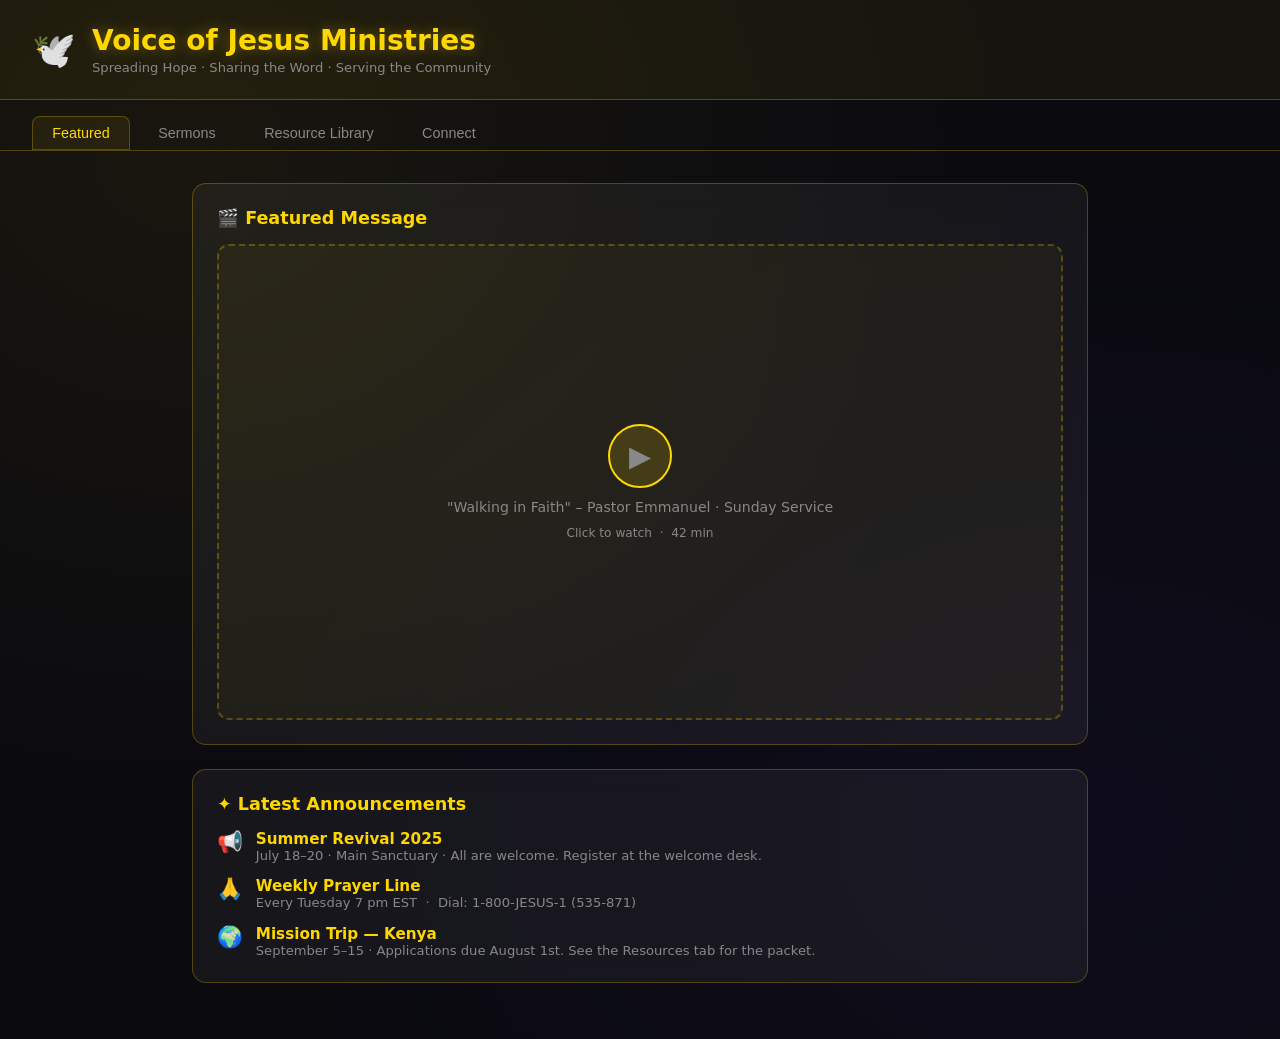
<file: ministries/index.html>
<!DOCTYPE html>
<html lang="en">
<head>
  <meta charset="UTF-8">
  <meta name="viewport" content="width=device-width, initial-scale=1.0">
  <title>Voice of Jesus Ministries</title>
  <style>
    *, *::before, *::after { box-sizing: border-box; margin: 0; padding: 0; }

    :root {
      --gold:    #ffd700;
      --bg:      #0a0a0f;
      --surface: rgba(255,255,255,0.05);
      --border:  rgba(255,215,0,0.25);
      --text:    #e8e8e8;
      --muted:   #888;
      --radius:  14px;
      --blur:    blur(12px);
    }

    html, body {
      min-height: 100%;
      font-family: 'Segoe UI', system-ui, sans-serif;
      background: var(--bg);
      color: var(--text);
      background-image:
        radial-gradient(ellipse at 15% 15%, rgba(255,215,0,0.06) 0%, transparent 55%),
        radial-gradient(ellipse at 85% 80%, rgba(100,60,255,0.05) 0%, transparent 55%);
    }

    /* ── Header ── */
    .voj-header {
      background: rgba(255,215,0,0.05);
      border-bottom: 1px solid var(--border);
      padding: 1.5rem 2rem;
      display: flex;
      align-items: center;
      gap: 1rem;
    }
    .voj-header .logo { font-size: 2.2rem; }
    .voj-header h1 {
      font-size: clamp(1.1rem, 4vw, 1.75rem);
      color: var(--gold);
      text-shadow: 0 0 14px rgba(255,215,0,0.35);
    }
    .voj-header p { font-size: 0.82rem; color: var(--muted); margin-top: 0.2rem; }

    /* ── Nav ── */
    .voj-nav {
      display: flex;
      gap: 0.5rem;
      padding: 1rem 2rem 0;
      border-bottom: 1px solid var(--border);
      flex-wrap: wrap;
    }
    .tab-btn {
      background: none;
      border: 1px solid transparent;
      border-radius: 8px 8px 0 0;
      color: var(--muted);
      font-size: 0.9rem;
      padding: 0.5rem 1.2rem;
      cursor: pointer;
      transition: color 0.2s, border-color 0.2s, background 0.2s;
    }
    .tab-btn.active, .tab-btn:hover {
      color: var(--gold);
      border-color: var(--border);
      background: rgba(255,215,0,0.07);
    }

    /* ── Content ── */
    .voj-content { padding: 2rem; max-width: 960px; margin: 0 auto; }
    .tab-panel { display: none; }
    .tab-panel.active { display: block; }

    /* ── Glass card ── */
    .glass {
      background: var(--surface);
      border: 1px solid var(--border);
      border-radius: var(--radius);
      backdrop-filter: var(--blur);
      -webkit-backdrop-filter: var(--blur);
      padding: 1.5rem;
      margin-bottom: 1.5rem;
    }
    .glass h2 {
      font-size: 1.1rem;
      color: var(--gold);
      margin-bottom: 1rem;
    }

    /* ── Video placeholder ── */
    .video-placeholder {
      width: 100%;
      aspect-ratio: 16 / 9;
      background: rgba(255,215,0,0.04);
      border: 2px dashed var(--border);
      border-radius: 12px;
      display: flex;
      flex-direction: column;
      align-items: center;
      justify-content: center;
      gap: 0.7rem;
      color: var(--muted);
      cursor: pointer;
      transition: background 0.2s;
    }
    .video-placeholder:hover { background: rgba(255,215,0,0.08); }
    .video-placeholder .play-btn {
      width: 64px;
      height: 64px;
      border-radius: 50%;
      background: rgba(255,215,0,0.15);
      border: 2px solid var(--gold);
      display: flex;
      align-items: center;
      justify-content: center;
      font-size: 1.8rem;
      transition: background 0.2s;
    }
    .video-placeholder:hover .play-btn { background: rgba(255,215,0,0.3); }
    .video-placeholder span { font-size: 0.88rem; }

    /* ── Sermon list ── */
    .sermon-list { list-style: none; }
    .sermon-list li {
      display: flex;
      align-items: center;
      gap: 1rem;
      padding: 0.8rem 0;
      border-bottom: 1px solid rgba(255,215,0,0.08);
      cursor: pointer;
      transition: background 0.15s;
      border-radius: 6px;
    }
    .sermon-list li:hover { background: rgba(255,215,0,0.05); padding-left: 0.5rem; }
    .sermon-list li:last-child { border-bottom: none; }
    .sermon-thumb {
      width: 60px;
      height: 42px;
      border-radius: 6px;
      background: rgba(255,215,0,0.1);
      border: 1px solid var(--border);
      display: flex;
      align-items: center;
      justify-content: center;
      font-size: 1.2rem;
      flex-shrink: 0;
    }
    .sermon-info .s-title { font-size: 0.95rem; font-weight: 600; color: var(--text); }
    .sermon-info .s-meta { font-size: 0.78rem; color: var(--muted); margin-top: 0.2rem; }

    /* ── Resource library ── */
    .resource-grid {
      display: grid;
      grid-template-columns: repeat(auto-fill, minmax(220px, 1fr));
      gap: 1rem;
    }
    .resource-card {
      background: rgba(255,215,0,0.04);
      border: 1px solid var(--border);
      border-radius: var(--radius);
      padding: 1.2rem;
      display: flex;
      flex-direction: column;
      gap: 0.5rem;
      transition: background 0.2s, transform 0.2s;
      cursor: pointer;
    }
    .resource-card:hover { background: rgba(255,215,0,0.1); transform: translateY(-2px); }
    .resource-card .rc-icon { font-size: 1.8rem; }
    .resource-card .rc-title { font-size: 0.95rem; font-weight: 600; color: var(--gold); }
    .resource-card .rc-type {
      font-size: 0.72rem;
      text-transform: uppercase;
      letter-spacing: 0.08em;
      color: var(--muted);
    }
    .resource-card .rc-desc { font-size: 0.82rem; color: var(--muted); line-height: 1.4; }

    /* ── Connect form ── */
    .form-grid {
      display: grid;
      grid-template-columns: repeat(auto-fit, minmax(220px, 1fr));
      gap: 1rem;
    }
    .form-group label {
      display: block;
      font-size: 0.78rem;
      color: var(--muted);
      margin-bottom: 0.3rem;
      text-transform: uppercase;
      letter-spacing: 0.07em;
    }
    .form-group input,
    .form-group textarea {
      width: 100%;
      background: rgba(255,255,255,0.04);
      border: 1px solid var(--border);
      border-radius: 8px;
      color: var(--text);
      font-size: 0.92rem;
      padding: 0.55rem 0.8rem;
      outline: none;
      transition: border-color 0.2s;
    }
    .form-group input:focus,
    .form-group textarea:focus { border-color: var(--gold); }
    .form-group textarea { resize: vertical; min-height: 90px; }

    .btn-gold {
      margin-top: 1rem;
      background: var(--gold);
      color: #000;
      font-weight: 700;
      font-size: 0.9rem;
      border: none;
      border-radius: 8px;
      padding: 0.65rem 1.6rem;
      cursor: pointer;
      transition: opacity 0.2s, transform 0.15s;
    }
    .btn-gold:hover { opacity: 0.88; transform: translateY(-1px); }

    /* ── Toast ── */
    #voj-toast {
      position: fixed;
      bottom: 1.5rem;
      left: 50%;
      transform: translateX(-50%) translateY(40px);
      background: rgba(255,215,0,0.15);
      border: 1px solid var(--gold);
      border-radius: 10px;
      color: var(--gold);
      padding: 0.6rem 1.4rem;
      font-size: 0.9rem;
      opacity: 0;
      transition: opacity 0.3s, transform 0.3s;
      pointer-events: none;
      backdrop-filter: blur(8px);
      z-index: 999;
    }
    #voj-toast.show { opacity: 1; transform: translateX(-50%) translateY(0); }
  </style>
</head>
<body>

  <!-- Header -->
  <header class="voj-header">
    <div class="logo">🕊️</div>
    <div>
      <h1>Voice of Jesus Ministries</h1>
      <p>Spreading Hope · Sharing the Word · Serving the Community</p>
    </div>
  </header>

  <!-- Tabs -->
  <nav class="voj-nav" aria-label="Sections">
    <button class="tab-btn active" data-tab="featured">Featured</button>
    <button class="tab-btn" data-tab="sermons">Sermons</button>
    <button class="tab-btn" data-tab="resources">Resource Library</button>
    <button class="tab-btn" data-tab="connect">Connect</button>
  </nav>

  <!-- Content -->
  <div class="voj-content">

    <!-- Featured Panel -->
    <section class="tab-panel active" id="tab-featured">
      <div class="glass">
        <h2>🎬 Featured Message</h2>
        <div class="video-placeholder" id="feat-video" role="button" tabindex="0" aria-label="Play featured video">
          <div class="play-btn">▶</div>
          <span>"Walking in Faith" – Pastor Emmanuel · Sunday Service</span>
          <span style="font-size:.76rem;">Click to watch &nbsp;·&nbsp; 42 min</span>
        </div>
      </div>
      <div class="glass">
        <h2>✦ Latest Announcements</h2>
        <ul style="list-style:none;display:flex;flex-direction:column;gap:.9rem;">
          <li style="display:flex;gap:.8rem;align-items:flex-start;">
            <span style="font-size:1.3rem;">📢</span>
            <div>
              <div style="font-weight:600;color:var(--gold);font-size:.95rem;">Summer Revival 2025</div>
              <div style="font-size:.82rem;color:var(--muted);">July 18–20 · Main Sanctuary · All are welcome. Register at the welcome desk.</div>
            </div>
          </li>
          <li style="display:flex;gap:.8rem;align-items:flex-start;">
            <span style="font-size:1.3rem;">🙏</span>
            <div>
              <div style="font-weight:600;color:var(--gold);font-size:.95rem;">Weekly Prayer Line</div>
              <div style="font-size:.82rem;color:var(--muted);">Every Tuesday 7 pm EST &nbsp;·&nbsp; Dial: 1-800-JESUS-1 (535-871)</div>
            </div>
          </li>
          <li style="display:flex;gap:.8rem;align-items:flex-start;">
            <span style="font-size:1.3rem;">🌍</span>
            <div>
              <div style="font-weight:600;color:var(--gold);font-size:.95rem;">Mission Trip — Kenya</div>
              <div style="font-size:.82rem;color:var(--muted);">September 5–15 · Applications due August 1st. See the Resources tab for the packet.</div>
            </div>
          </li>
        </ul>
      </div>
    </section>

    <!-- Sermons Panel -->
    <section class="tab-panel" id="tab-sermons">
      <div class="glass">
        <h2>📺 Sermon Archive</h2>
        <ul class="sermon-list" id="sermon-list">
          <!-- populated by JS -->
        </ul>
      </div>
    </section>

    <!-- Resources Panel -->
    <section class="tab-panel" id="tab-resources">
      <div class="glass">
        <h2>📚 Resource Library</h2>
        <div class="resource-grid" id="resource-grid">
          <!-- populated by JS -->
        </div>
      </div>
    </section>

    <!-- Connect Panel -->
    <section class="tab-panel" id="tab-connect">
      <div class="glass">
        <h2>✉️ Get in Touch</h2>
        <div class="form-grid">
          <div class="form-group">
            <label for="cn-name">Name</label>
            <input type="text" id="cn-name" placeholder="Your full name">
          </div>
          <div class="form-group">
            <label for="cn-email">Email</label>
            <input type="email" id="cn-email" placeholder="you@example.com">
          </div>
          <div class="form-group" style="grid-column:1/-1;">
            <label for="cn-msg">Message / Prayer Request</label>
            <textarea id="cn-msg" placeholder="Share a prayer request or question…"></textarea>
          </div>
        </div>
        <button class="btn-gold" id="connect-send">Send Message</button>
      </div>
      <div class="glass">
        <h2>📍 Find Us</h2>
        <ul style="list-style:none;display:flex;flex-direction:column;gap:.8rem;">
          <li style="display:flex;gap:.8rem;"><span style="font-size:1.2rem;">📍</span><span style="color:var(--muted);font-size:.9rem;">123 Glory Avenue, Faith City, FC 10001</span></li>
          <li style="display:flex;gap:.8rem;"><span style="font-size:1.2rem;">📞</span><span style="color:var(--muted);font-size:.9rem;">+1 (800) VOICE-OF (864-2363)</span></li>
          <li style="display:flex;gap:.8rem;"><span style="font-size:1.2rem;">✉️</span><span style="color:var(--muted);font-size:.9rem;">info@voiceofjesus.org</span></li>
          <li style="display:flex;gap:.8rem;"><span style="font-size:1.2rem;">🕐</span><span style="color:var(--muted);font-size:.9rem;">Sunday Services: 8 am &amp; 11 am · Wed Bible Study: 7 pm</span></li>
        </ul>
      </div>
    </section>

  </div><!-- /voj-content -->

  <div id="voj-toast"></div>

  <script>
    'use strict';

    // Tab navigation
    document.querySelectorAll('.tab-btn').forEach(btn => {
      btn.addEventListener('click', () => {
        document.querySelectorAll('.tab-btn').forEach(b => b.classList.remove('active'));
        document.querySelectorAll('.tab-panel').forEach(p => p.classList.remove('active'));
        btn.classList.add('active');
        document.getElementById('tab-' + btn.dataset.tab).classList.add('active');
      });
    });

    // Toast
    function showToast(msg) {
      const t = document.getElementById('voj-toast');
      t.textContent = msg;
      t.classList.add('show');
      setTimeout(() => t.classList.remove('show'), 3200);
    }

    // Featured video placeholder click
    const featVideo = document.getElementById('feat-video');
    featVideo.addEventListener('click', () => showToast('▶ Video stream coming soon — stay tuned!'));
    featVideo.addEventListener('keydown', e => { if (e.key === 'Enter' || e.key === ' ') featVideo.click(); });

    // Sermons data
    const sermons = [
      { title: 'Walking in Faith',       speaker: 'Pastor Emmanuel', date: 'Jun 29, 2025', dur: '42 min' },
      { title: 'The Power of Prayer',    speaker: 'Elder Sarah',     date: 'Jun 22, 2025', dur: '38 min' },
      { title: 'Renewing Your Mind',     speaker: 'Pastor Emmanuel', date: 'Jun 15, 2025', dur: '45 min' },
      { title: 'Grace Upon Grace',       speaker: 'Deacon Marcus',   date: 'Jun 8, 2025',  dur: '33 min' },
      { title: 'Standing on Promises',   speaker: 'Pastor Emmanuel', date: 'Jun 1, 2025',  dur: '50 min' },
      { title: 'Overflow of Blessing',   speaker: 'Elder Sarah',     date: 'May 25, 2025', dur: '40 min' },
    ];
    const sermonList = document.getElementById('sermon-list');
    sermons.forEach(s => {
      const li = document.createElement('li');
      li.innerHTML = `
        <div class="sermon-thumb">▶</div>
        <div class="sermon-info">
          <div class="s-title">${s.title}</div>
          <div class="s-meta">${s.speaker} &nbsp;·&nbsp; ${s.date} &nbsp;·&nbsp; ${s.dur}</div>
        </div>`;
      li.addEventListener('click', () => showToast('▶ Streaming: ' + s.title));
      sermonList.appendChild(li);
    });

    // Resources data
    const resources = [
      { icon: '📖', title: 'Daily Devotional Guide',  type: 'PDF', desc: '30-day devotional covering Psalms and Proverbs.' },
      { icon: '🎵', title: 'Worship Playlist 2025',   type: 'Audio', desc: 'Contemporary and traditional hymns for daily worship.' },
      { icon: '🗺️', title: 'Mission Trip Packet',     type: 'PDF', desc: 'Everything you need to apply for the Kenya mission.' },
      { icon: '📝', title: 'Bible Study Notes – John', type: 'PDF', desc: 'In-depth study notes for the Gospel of John.' },
      { icon: '🎬', title: 'Revival 2024 Recordings', type: 'Video', desc: 'Full recordings from our 2024 Summer Revival.' },
      { icon: '📊', title: 'Annual Ministry Report',  type: 'PDF', desc: 'Our 2024 impact report and financial transparency doc.' },
    ];
    const resourceGrid = document.getElementById('resource-grid');
    resources.forEach(r => {
      const card = document.createElement('div');
      card.className = 'resource-card';
      card.innerHTML = `
        <div class="rc-icon">${r.icon}</div>
        <div class="rc-title">${r.title}</div>
        <div class="rc-type">${r.type}</div>
        <div class="rc-desc">${r.desc}</div>`;
      card.addEventListener('click', () => showToast('📥 Downloading: ' + r.title + ' (demo)'));
      resourceGrid.appendChild(card);
    });

    // Connect form
    document.getElementById('connect-send').addEventListener('click', () => {
      const msg = document.getElementById('cn-msg').value.trim();
      if (!msg) { showToast('⚠️ Please write a message or prayer request.'); return; }
      showToast('✅ Message received! We will respond within 48 hours. God bless you!');
      document.getElementById('cn-name').value = '';
      document.getElementById('cn-email').value = '';
      document.getElementById('cn-msg').value = '';
    });
  </script>

</body>
</html>
</file>
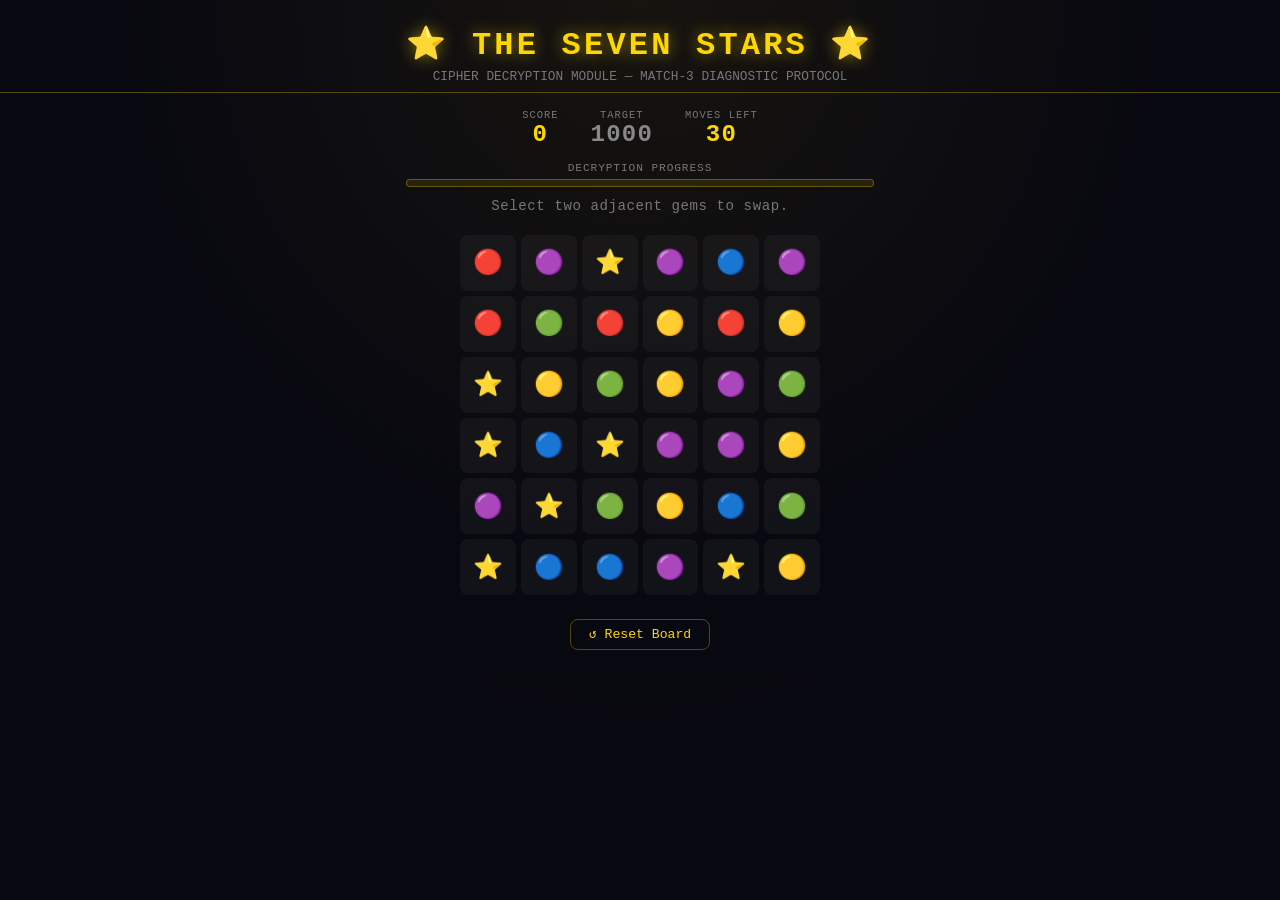
<file: mystery/index.html>
<!DOCTYPE html>
<html lang="en">
<head>
  <meta charset="UTF-8">
  <meta name="viewport" content="width=device-width, initial-scale=1.0">
  <title>The Seven Stars – Diagnostic Tool</title>
  <link rel="stylesheet" href="./style.css">
</head>
<body>

  <!-- Header -->
  <header class="mystery-header">
    <h1>⭐ THE SEVEN STARS ⭐</h1>
    <p>CIPHER DECRYPTION MODULE — MATCH-3 DIAGNOSTIC PROTOCOL</p>
  </header>

  <!-- HUD -->
  <div class="hud">
    <div class="hud-item">
      <div class="hud-label">Score</div>
      <div class="hud-value" id="score-val">0</div>
    </div>
    <div class="hud-item">
      <div class="hud-label">Target</div>
      <div class="hud-value" style="color:#888">1000</div>
    </div>
    <div class="hud-item">
      <div class="hud-label">Moves Left</div>
      <div class="hud-value" id="moves-val">30</div>
    </div>
  </div>

  <!-- Decryption progress bar -->
  <div class="decrypt-bar-wrap">
    <div class="decrypt-bar-label">Decryption Progress</div>
    <div class="decrypt-bar-bg">
      <div class="decrypt-bar-fill" id="bar-fill" style="width:0%"></div>
    </div>
  </div>

  <!-- Message area -->
  <div class="msg-area" id="msg">Initialising cipher board…</div>

  <!-- Board -->
  <div class="board-wrap">
    <div id="board" aria-label="Match-3 game board"></div>
  </div>

  <!-- Controls -->
  <div class="controls">
    <button class="btn-outline" id="btn-restart">↺ Reset Board</button>
  </div>

  <!-- Win / Narrative Overlay -->
  <div id="win-overlay" role="dialog" aria-modal="true" aria-label="Cipher decrypted">

    <div class="win-title">⭐ CIPHER DECRYPTED ⭐</div>

    <div class="cipher-text">
      <p style="color:#888;font-size:.78rem;letter-spacing:.1em;margin-bottom:1rem;">
        ── DECRYPTED TRANSMISSION · CLASSIFICATION: EYES ONLY ──
      </p>
      <p>
        After running all seven decryption layers against the intercepted
        signal, the identity of the primary operative has been confirmed.
      </p>
      <br>
      <p>
        Cross-referencing cipher fragments <span class="reveal">Ω-3</span>,
        <span class="reveal">Δ-5</span>, and <span class="reveal">Σ-7</span>
        against the agent registry yields a definitive match.
      </p>
      <br>
      <p>
        The suspect is: <span class="redacted">MARCUS</span>
      </p>
      <br>
      <p>
        All seven stars have aligned. The cipher is broken.<br>
        <span style="color:var(--muted);font-size:.82rem;">
          Operative <span class="redacted">MARCUS</span> has been active
          within the network since cycle 7. Cross-reference file #7-SEVEN
          for full dossier.
        </span>
      </p>
      <br>
      <p style="color:#888;font-size:.78rem;letter-spacing:.08em;">
        ── END OF TRANSMISSION ──
      </p>
    </div>

    <button class="btn-gold" id="btn-restart2">↺ Play Again</button>

  </div>

  <script src="./script.js"></script>
</body>
</html>
</file>
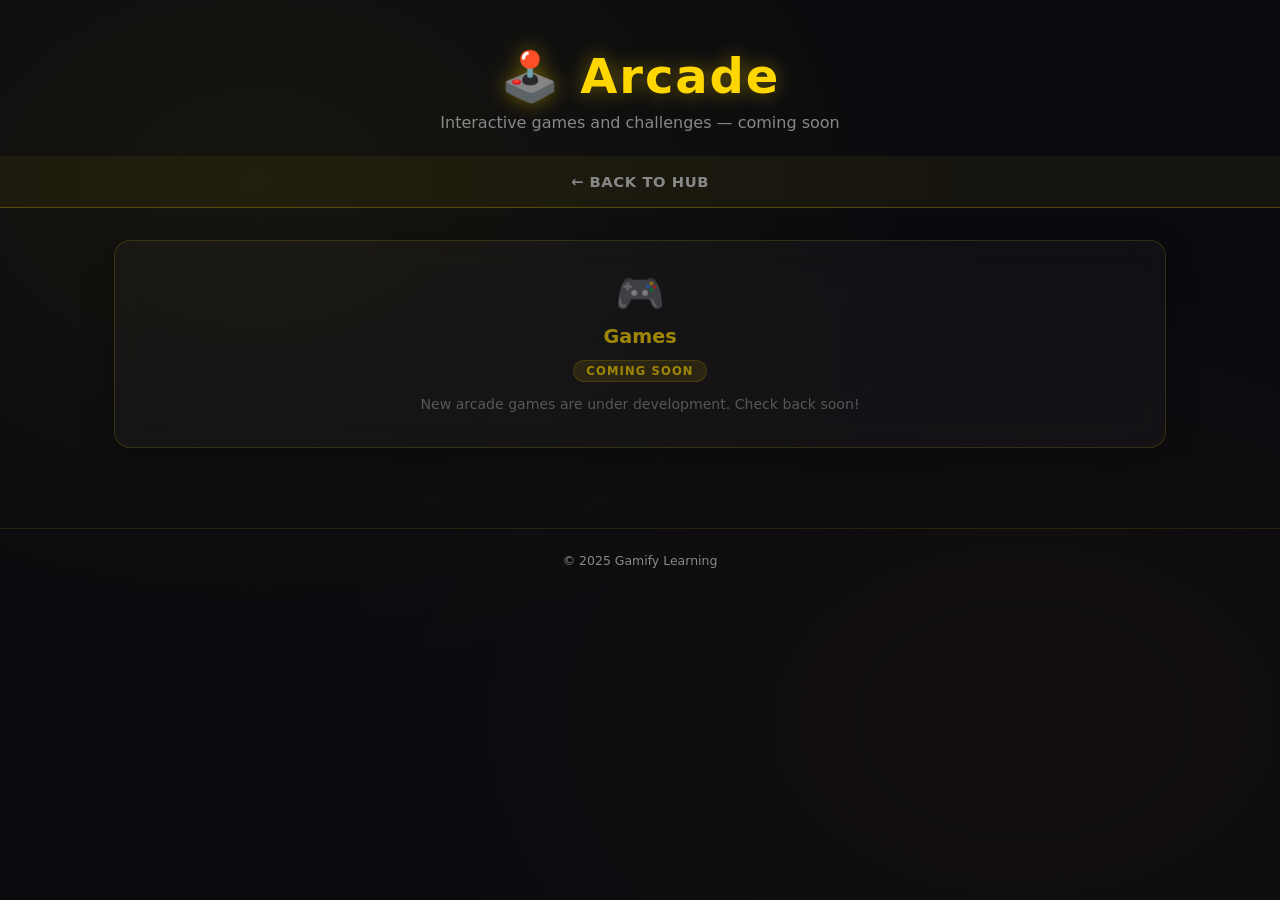
<file: gamifylearning/arcade/index.html>
<!DOCTYPE html>
<html lang="en">
<head>
  <meta charset="UTF-8">
  <meta name="viewport" content="width=device-width, initial-scale=1.0">
  <title>Arcade – Gamify Learning</title>
  <link rel="icon" href="../../assets/favicon.svg" type="image/svg+xml">
  <link rel="stylesheet" href="../../assets/style.css">
</head>
<body>

  <header class="hub-header">
    <h1>🕹️ Arcade</h1>
    <p>Interactive games and challenges — coming soon</p>
  </header>

  <nav class="hub-nav" aria-label="Site navigation">
    <a href="../index.html">← Back to Hub</a>
  </nav>

  <main class="hub-grid" role="main">
    <div class="card" style="pointer-events:none;opacity:.6;">
      <div class="card-icon">🎮</div>
      <div class="card-title">Games</div>
      <div class="card-tag">Coming Soon</div>
      <p class="card-desc">New arcade games are under development. Check back soon!</p>
    </div>
  </main>

  <footer class="hub-footer">
    &copy; 2025 Gamify Learning
  </footer>

</body>
</html>
</file>
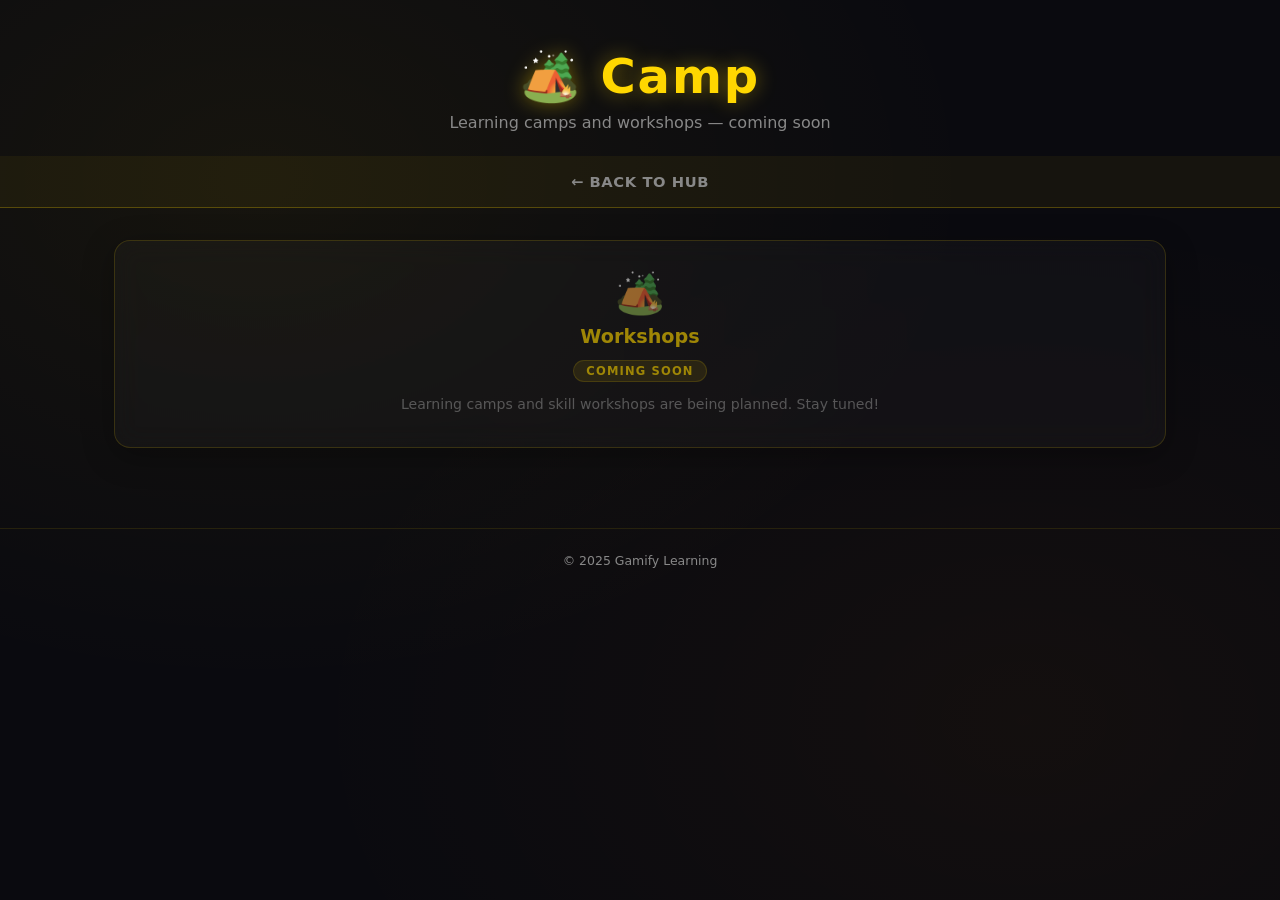
<file: gamifylearning/camp/index.html>
<!DOCTYPE html>
<html lang="en">
<head>
  <meta charset="UTF-8">
  <meta name="viewport" content="width=device-width, initial-scale=1.0">
  <title>Camp – Gamify Learning</title>
  <link rel="icon" href="../../assets/favicon.svg" type="image/svg+xml">
  <link rel="stylesheet" href="../../assets/style.css">
</head>
<body>

  <header class="hub-header">
    <h1>🏕️ Camp</h1>
    <p>Learning camps and workshops — coming soon</p>
  </header>

  <nav class="hub-nav" aria-label="Site navigation">
    <a href="../index.html">← Back to Hub</a>
  </nav>

  <main class="hub-grid" role="main">
    <div class="card" style="pointer-events:none;opacity:.6;">
      <div class="card-icon">🏕️</div>
      <div class="card-title">Workshops</div>
      <div class="card-tag">Coming Soon</div>
      <p class="card-desc">Learning camps and skill workshops are being planned. Stay tuned!</p>
    </div>
  </main>

  <footer class="hub-footer">
    &copy; 2025 Gamify Learning
  </footer>

</body>
</html>
</file>
<file: assets/style.css>
/* ============================================================
   Portfolio Hub – Main Stylesheet
   Design: Glassmorphic · Dark BG · #ffd700 Gold Accents
   ============================================================ */

*, *::before, *::after {
  box-sizing: border-box;
  margin: 0;
  padding: 0;
}

:root {
  --gold:        #ffd700;
  --gold-dim:    #b89a00;
  --bg:          #0a0a0f;
  --surface:     rgba(255, 255, 255, 0.05);
  --surface-hov: rgba(255, 215, 0, 0.08);
  --border:      rgba(255, 215, 0, 0.25);
  --text:        #e8e8e8;
  --text-muted:  #888;
  --radius:      16px;
  --shadow:      0 8px 32px rgba(0, 0, 0, 0.5);
  --blur:        blur(12px);
}

/* ── Base ───────────────────────────────────────────────── */
html, body {
  height: 100%;
  font-family: 'Segoe UI', system-ui, -apple-system, sans-serif;
  background: var(--bg);
  color: var(--text);
  overflow-x: hidden;
}

body {
  background-image:
    radial-gradient(ellipse at 20% 20%, rgba(255, 215, 0, 0.05) 0%, transparent 50%),
    radial-gradient(ellipse at 80% 80%, rgba(255, 140, 0, 0.04) 0%, transparent 50%);
  min-height: 100vh;
}

a {
  color: var(--gold);
  text-decoration: none;
}
a:hover { text-decoration: underline; }

/* ── Nav Bar ────────────────────────────────────────────── */
.hub-nav {
  display: flex;
  justify-content: center;
  gap: 1.5rem;
  padding: 0.75rem 1.5rem;
  background: rgba(255, 215, 0, 0.05);
  border-bottom: 1px solid var(--border);
  flex-wrap: wrap;
}

.hub-nav a {
  font-size: 0.92rem;
  font-weight: 600;
  letter-spacing: 0.04em;
  text-transform: uppercase;
  color: var(--text-muted);
  padding: 0.3rem 0.6rem;
  border-radius: 6px;
  transition: color 0.2s, background 0.2s;
}

.hub-nav a:hover,
.hub-nav a:focus-visible {
  color: var(--gold);
  background: rgba(255, 215, 0, 0.1);
  text-decoration: none;
  outline: none;
}

/* ── CTA Section ────────────────────────────────────────── */
.hub-cta {
  text-align: center;
  padding: 2.5rem 1rem;
  border-top: 1px solid var(--border);
}

.hub-cta h2 {
  font-size: 1.3rem;
  color: var(--gold);
  margin-bottom: 0.6rem;
}

.hub-cta p {
  color: var(--text-muted);
  font-size: 0.95rem;
}

/* ── Header ─────────────────────────────────────────────── */
.hub-header {
  text-align: center;
  padding: 3rem 1rem 1.5rem;
}

.hub-header h1 {
  font-size: clamp(1.8rem, 5vw, 3rem);
  font-weight: 700;
  letter-spacing: 0.04em;
  color: var(--gold);
  text-shadow: 0 0 20px rgba(255, 215, 0, 0.4);
}

.hub-header p {
  margin-top: 0.5rem;
  color: var(--text-muted);
  font-size: 1rem;
}

/* ── Hub Grid ───────────────────────────────────────────── */
.hub-grid {
  display: grid;
  grid-template-columns: repeat(auto-fit, minmax(260px, 1fr));
  gap: 1.5rem;
  max-width: 1100px;
  margin: 2rem auto;
  padding: 0 1.5rem 3rem;
}

/* ── Card ───────────────────────────────────────────────── */
.card {
  background: var(--surface);
  border: 1px solid var(--border);
  border-radius: var(--radius);
  backdrop-filter: var(--blur);
  -webkit-backdrop-filter: var(--blur);
  box-shadow: var(--shadow);
  padding: 2rem 1.5rem;
  cursor: pointer;
  transition: transform 0.25s ease, background 0.25s ease, box-shadow 0.25s ease;
  display: flex;
  flex-direction: column;
  align-items: center;
  text-align: center;
  gap: 0.75rem;
  user-select: none;
  color: var(--text);
  text-decoration: none;
}

.card:hover,
.card:focus-visible {
  background: var(--surface-hov);
  box-shadow: 0 0 0 2px var(--gold), var(--shadow);
  transform: translateY(-4px);
  outline: none;
}

.card-icon {
  font-size: 2.5rem;
  line-height: 1;
}

.card-title {
  font-size: 1.2rem;
  font-weight: 600;
  color: var(--gold);
}

.card-tag {
  font-size: 0.72rem;
  font-weight: 600;
  letter-spacing: 0.1em;
  text-transform: uppercase;
  background: rgba(255, 215, 0, 0.15);
  color: var(--gold);
  border: 1px solid var(--border);
  border-radius: 99px;
  padding: 0.2rem 0.75rem;
}

.card-desc {
  font-size: 0.88rem;
  color: var(--text-muted);
  line-height: 1.5;
}

/* ── Iframe Overlay ─────────────────────────────────────── */
#overlay {
  display: none;
  position: fixed;
  inset: 0;
  background: rgba(0, 0, 0, 0.85);
  backdrop-filter: blur(4px);
  z-index: 1000;
  flex-direction: column;
  animation: fadeIn 0.2s ease;
}

#overlay.active {
  display: flex;
}

@keyframes fadeIn {
  from { opacity: 0; }
  to   { opacity: 1; }
}

.overlay-bar {
  display: flex;
  align-items: center;
  justify-content: space-between;
  padding: 0.6rem 1.2rem;
  background: rgba(10, 10, 15, 0.95);
  border-bottom: 1px solid var(--border);
  flex-shrink: 0;
}

.overlay-title {
  font-size: 0.95rem;
  font-weight: 600;
  color: var(--gold);
  letter-spacing: 0.03em;
}

.overlay-close {
  background: none;
  border: 1px solid var(--border);
  border-radius: 8px;
  color: var(--gold);
  font-size: 1rem;
  cursor: pointer;
  padding: 0.3rem 0.8rem;
  transition: background 0.2s;
}
.overlay-close:hover { background: rgba(255, 215, 0, 0.12); }

#app-frame {
  flex: 1;
  width: 100%;
  border: none;
  background: var(--bg);
}

/* ── Footer ─────────────────────────────────────────────── */
.hub-footer {
  text-align: center;
  padding: 1.5rem 1rem;
  font-size: 0.78rem;
  color: var(--text-muted);
  border-top: 1px solid rgba(255, 215, 0, 0.1);
}
</file>
<file: bible/style.css>
/* ============================================================
   Bible Journey – Scriptural Quiz App
   ============================================================ */
*, *::before, *::after { box-sizing: border-box; margin: 0; padding: 0; }

:root {
  --gold:    #ffd700;
  --green:   #44ee88;
  --red:     #ff5555;
  --bg:      #080812;
  --surface: rgba(255,255,255,0.05);
  --border:  rgba(255,215,0,0.25);
  --text:    #e8e8e8;
  --muted:   #777;
  --radius:  14px;
  --blur:    blur(12px);
}

html, body {
  min-height: 100%;
  font-family: 'Segoe UI', system-ui, sans-serif;
  background: var(--bg);
  color: var(--text);
  background-image:
    radial-gradient(ellipse at 30% 0%, rgba(255,215,0,0.07) 0%, transparent 55%),
    radial-gradient(ellipse at 70% 100%, rgba(100,100,255,0.04) 0%, transparent 55%);
}

/* ── Header ── */
.bj-header {
  text-align: center;
  padding: 1.8rem 1rem 0.8rem;
  border-bottom: 1px solid var(--border);
}
.bj-header h1 {
  font-size: clamp(1.3rem, 4vw, 2rem);
  color: var(--gold);
  text-shadow: 0 0 14px rgba(255,215,0,0.4);
  letter-spacing: 0.04em;
}
.bj-header p { font-size: 0.82rem; color: var(--muted); margin-top: 0.3rem; }

/* ── Journey progress ── */
.journey-nav {
  display: flex;
  justify-content: center;
  gap: 0.5rem;
  flex-wrap: wrap;
  padding: 1rem 1rem 0;
}
.journey-step {
  display: flex;
  flex-direction: column;
  align-items: center;
  gap: 0.2rem;
  padding: 0.5rem 1.2rem;
  border-radius: 8px;
  border: 1px solid var(--border);
  background: var(--surface);
  font-size: 0.8rem;
  transition: background 0.2s;
}
.journey-step.active {
  background: rgba(255,215,0,0.12);
  border-color: var(--gold);
}
.journey-step.done {
  background: rgba(68,238,136,0.08);
  border-color: rgba(68,238,136,0.4);
  color: var(--green);
}
.journey-step .js-icon { font-size: 1.2rem; }
.journey-step .js-label { font-weight: 600; font-size: 0.78rem; }
.journey-step .js-status { font-size: 0.65rem; color: var(--muted); }
.journey-step.done .js-status { color: var(--green); }
.journey-step.active .js-label { color: var(--gold); }

/* ── Progress bar ── */
.bj-bar-wrap {
  max-width: 560px;
  margin: 1rem auto 0;
  padding: 0 1.5rem;
}
.bj-bar-labels {
  display: flex;
  justify-content: space-between;
  font-size: 0.7rem;
  color: var(--muted);
  margin-bottom: 0.3rem;
}
.bj-bar-bg {
  height: 10px;
  background: rgba(255,215,0,0.08);
  border-radius: 99px;
  border: 1px solid var(--border);
  overflow: hidden;
}
.bj-bar-fill {
  height: 100%;
  background: linear-gradient(90deg, var(--gold), #ffaa00);
  border-radius: 99px;
  transition: width 0.5s cubic-bezier(.4,1.4,.6,1);
  box-shadow: 0 0 10px rgba(255,215,0,0.5);
}

/* ── Quiz area ── */
.quiz-wrap {
  max-width: 600px;
  margin: 1.5rem auto;
  padding: 0 1.5rem 3rem;
}

/* ── Glass card ── */
.glass {
  background: var(--surface);
  border: 1px solid var(--border);
  border-radius: var(--radius);
  backdrop-filter: var(--blur);
  -webkit-backdrop-filter: var(--blur);
  padding: 1.8rem;
  animation: cardIn 0.35s ease;
}
@keyframes cardIn {
  from { opacity: 0; transform: translateY(12px); }
  to   { opacity: 1; transform: translateY(0); }
}

.q-book {
  font-size: 0.7rem;
  text-transform: uppercase;
  letter-spacing: 0.12em;
  color: var(--muted);
  margin-bottom: 0.5rem;
}
.q-number {
  font-size: 0.8rem;
  color: var(--gold);
  font-weight: 600;
  margin-bottom: 0.8rem;
}
.q-text {
  font-size: 1.05rem;
  line-height: 1.6;
  margin-bottom: 1.4rem;
}

/* ── Answer options ── */
.options {
  display: flex;
  flex-direction: column;
  gap: 0.7rem;
}
.opt-btn {
  background: rgba(255,255,255,0.03);
  border: 1px solid var(--border);
  border-radius: 10px;
  color: var(--text);
  font-size: 0.93rem;
  padding: 0.75rem 1.1rem;
  text-align: left;
  cursor: pointer;
  transition: background 0.2s, border-color 0.2s, transform 0.12s;
  font-family: inherit;
}
.opt-btn:hover:not(:disabled) {
  background: rgba(255,215,0,0.08);
  border-color: var(--gold);
  transform: translateX(3px);
}
.opt-btn:disabled { cursor: default; }
.opt-btn.correct {
  background: rgba(68,238,136,0.15);
  border-color: var(--green);
  color: var(--green);
}
.opt-btn.wrong {
  background: rgba(255,85,85,0.12);
  border-color: var(--red);
  color: var(--red);
}

/* ── Feedback ── */
.feedback {
  min-height: 1.4em;
  margin-top: 1.1rem;
  font-size: 0.88rem;
  font-weight: 600;
  text-align: center;
  opacity: 0;
  transition: opacity 0.25s;
}
.feedback.show { opacity: 1; }
.feedback.correct { color: var(--green); }
.feedback.wrong   { color: var(--red); }

/* ── Verse ── */
.verse-hint {
  margin-top: 1rem;
  padding: 0.9rem 1.1rem;
  background: rgba(255,215,0,0.05);
  border-left: 3px solid var(--gold);
  border-radius: 0 8px 8px 0;
  font-size: 0.83rem;
  color: var(--muted);
  display: none;
  line-height: 1.6;
}
.verse-hint.show { display: block; }
.verse-hint cite { color: var(--gold); font-style: normal; font-size: 0.78rem; }

/* ── Nav controls ── */
.q-controls {
  display: flex;
  justify-content: flex-end;
  margin-top: 1.3rem;
}
.btn-gold {
  background: var(--gold);
  color: #000;
  font-weight: 700;
  font-size: 0.9rem;
  border: none;
  border-radius: 8px;
  padding: 0.65rem 1.6rem;
  cursor: pointer;
  font-family: inherit;
  transition: opacity 0.2s, transform 0.15s;
  display: none;
}
.btn-gold.show { display: inline-block; }
.btn-gold:hover { opacity: 0.87; transform: translateY(-1px); }

/* ── Book completion screen ── */
.book-complete {
  text-align: center;
  padding: 2.5rem 1rem;
  display: none;
}
.book-complete.show { display: block; animation: cardIn 0.4s ease; }
.book-complete .bc-icon { font-size: 3rem; margin-bottom: 0.8rem; }
.book-complete h2 {
  font-size: 1.4rem;
  color: var(--gold);
  margin-bottom: 0.6rem;
  text-shadow: 0 0 12px rgba(255,215,0,0.4);
}
.book-complete p { color: var(--muted); font-size: 0.9rem; line-height: 1.6; }
.score-badge {
  display: inline-block;
  margin: 1rem 0;
  background: rgba(255,215,0,0.12);
  border: 1px solid var(--gold);
  border-radius: 999px;
  padding: 0.4rem 1.4rem;
  color: var(--gold);
  font-weight: 700;
  font-size: 1rem;
}

/* ── All complete ── */
.all-done {
  text-align: center;
  padding: 3rem 1rem;
  display: none;
}
.all-done.show { display: block; animation: cardIn 0.5s ease; }
.all-done .ad-icon { font-size: 4rem; margin-bottom: 1rem; }
.all-done h2 {
  font-size: 1.7rem;
  color: var(--gold);
  text-shadow: 0 0 18px rgba(255,215,0,0.5);
  margin-bottom: 0.8rem;
}
.all-done p { color: var(--muted); font-size: 0.95rem; line-height: 1.7; max-width: 420px; margin: 0 auto; }
</file>
<file: dnsu/style.css>
/* ============================================================
   DNS Universe – Networking Quiz App
   ============================================================ */
*, *::before, *::after { box-sizing: border-box; margin: 0; padding: 0; }

:root {
  --gold:    #ffd700;
  --green:   #44ee88;
  --red:     #ff5555;
  --blue:    #4ecdc4;
  --bg:      #080812;
  --surface: rgba(255,255,255,0.05);
  --border:  rgba(78,205,196,0.25);
  --text:    #e8e8e8;
  --muted:   #777;
  --radius:  14px;
  --blur:    blur(12px);
}

html, body {
  min-height: 100%;
  font-family: 'Segoe UI', system-ui, sans-serif;
  background: var(--bg);
  color: var(--text);
  background-image:
    radial-gradient(ellipse at 30% 0%, rgba(78,205,196,0.07) 0%, transparent 55%),
    radial-gradient(ellipse at 70% 100%, rgba(100,100,255,0.04) 0%, transparent 55%);
}

/* ── Header ── */
.du-header {
  text-align: center;
  padding: 1.8rem 1rem 0.8rem;
  border-bottom: 1px solid var(--border);
}
.du-header h1 {
  font-size: clamp(1.3rem, 4vw, 2rem);
  color: var(--blue);
  text-shadow: 0 0 14px rgba(78,205,196,0.45);
  letter-spacing: 0.04em;
}
.du-header p { font-size: 0.82rem; color: var(--muted); margin-top: 0.3rem; }

/* ── Zone progress nav ── */
.zone-nav {
  display: flex;
  justify-content: center;
  gap: 0.5rem;
  flex-wrap: wrap;
  padding: 1rem 1rem 0;
}
.zone-step {
  display: flex;
  flex-direction: column;
  align-items: center;
  gap: 0.2rem;
  padding: 0.5rem 1.2rem;
  border-radius: 8px;
  border: 1px solid var(--border);
  background: var(--surface);
  font-size: 0.8rem;
  transition: background 0.2s;
}
.zone-step.active {
  background: rgba(78,205,196,0.12);
  border-color: var(--blue);
}
.zone-step.done {
  background: rgba(68,238,136,0.08);
  border-color: rgba(68,238,136,0.4);
  color: var(--green);
}
.zone-step .zs-icon { font-size: 1.2rem; }
.zone-step .zs-label { font-weight: 600; font-size: 0.78rem; }
.zone-step .zs-status { font-size: 0.65rem; color: var(--muted); }
.zone-step.done .zs-status { color: var(--green); }
.zone-step.active .zs-label { color: var(--blue); }

/* ── Progress bar ── */
.du-bar-wrap {
  max-width: 560px;
  margin: 0.8rem auto 0;
  padding: 0 1rem;
}
.du-bar-labels {
  display: flex;
  justify-content: space-between;
  font-size: 0.72rem;
  color: var(--muted);
  margin-bottom: 0.3rem;
}
.du-bar-bg {
  height: 6px;
  background: rgba(255,255,255,0.07);
  border-radius: 3px;
  overflow: hidden;
}
.du-bar-fill {
  height: 100%;
  background: linear-gradient(90deg, var(--blue), #60e0d8);
  border-radius: 3px;
  transition: width 0.5s ease;
}

/* ── Quiz wrap ── */
.quiz-wrap {
  max-width: 600px;
  margin: 1.5rem auto 2rem;
  padding: 0 1rem;
}

/* ── Glass card ── */
.glass {
  background: var(--surface);
  border: 1px solid var(--border);
  border-radius: var(--radius);
  backdrop-filter: var(--blur);
  -webkit-backdrop-filter: var(--blur);
  padding: 1.8rem;
}

/* ── Question meta ── */
.q-zone {
  font-size: 0.72rem;
  text-transform: uppercase;
  letter-spacing: 0.1em;
  color: var(--blue);
  margin-bottom: 0.3rem;
}
.q-number {
  font-size: 0.78rem;
  color: var(--muted);
  margin-bottom: 1rem;
}
.q-text {
  font-size: clamp(1rem, 2.5vw, 1.15rem);
  font-weight: 600;
  line-height: 1.5;
  margin-bottom: 1.4rem;
  min-height: 3rem;
}

/* ── Options ── */
.options {
  display: grid;
  gap: 0.6rem;
  margin-bottom: 1.2rem;
}
.opt-btn {
  background: rgba(255,255,255,0.04);
  border: 1px solid rgba(78,205,196,0.2);
  border-radius: 10px;
  color: var(--text);
  font-size: 0.93rem;
  padding: 0.75rem 1rem;
  text-align: left;
  cursor: pointer;
  transition: background 0.15s, border-color 0.15s, transform 0.1s;
}
.opt-btn:hover:not(:disabled) {
  background: rgba(78,205,196,0.08);
  border-color: var(--blue);
  transform: translateX(3px);
}
.opt-btn.correct {
  background: rgba(68,238,136,0.12);
  border-color: var(--green);
  color: var(--green);
}
.opt-btn.wrong {
  background: rgba(255,85,85,0.10);
  border-color: var(--red);
  color: var(--red);
}
.opt-btn:disabled { cursor: not-allowed; }

/* ── Feedback ── */
.feedback {
  font-size: 0.9rem;
  font-weight: 600;
  min-height: 1.4rem;
  margin-bottom: 0.5rem;
}
.feedback.correct-msg { color: var(--green); }
.feedback.wrong-msg   { color: var(--red); }

/* ── Fact hint ── */
.fact-hint {
  font-size: 0.8rem;
  color: var(--muted);
  font-style: italic;
  min-height: 1.2rem;
  margin-bottom: 1rem;
  line-height: 1.5;
}

/* ── Controls ── */
.q-controls { display: flex; justify-content: flex-end; }
.btn-gold {
  display: none;
  background: var(--gold);
  color: #000;
  font-weight: 700;
  font-size: 0.9rem;
  border: none;
  border-radius: 8px;
  padding: 0.65rem 1.6rem;
  cursor: pointer;
  transition: opacity 0.2s, transform 0.15s;
}
.btn-gold.show { display: inline-block; }
.btn-gold:hover { opacity: 0.88; transform: translateY(-1px); }

/* ── Zone complete ── */
.zone-complete,
.all-done {
  display: none;
  text-align: center;
  padding: 2.5rem 1.5rem;
  background: var(--surface);
  border: 1px solid var(--border);
  border-radius: var(--radius);
  backdrop-filter: var(--blur);
  -webkit-backdrop-filter: var(--blur);
}
.zone-complete.show,
.all-done.show { display: block; }

.zc-icon, .ad-icon { font-size: 3rem; margin-bottom: 0.8rem; }
.zone-complete h2,
.all-done h2 {
  font-size: 1.4rem;
  color: var(--blue);
  margin-bottom: 0.8rem;
}
.score-badge {
  display: inline-block;
  font-size: 1.8rem;
  font-weight: 700;
  color: var(--gold);
  margin: 0.8rem 0;
}
.zone-complete p,
.all-done p { color: var(--muted); font-size: 0.9rem; }
</file>
<file: mystery/style.css>
/* ============================================================
   The Seven Stars – Match-3 Diagnostic Game
   ============================================================ */
*, *::before, *::after { box-sizing: border-box; margin: 0; padding: 0; }

:root {
  --gold:    #ffd700;
  --red:     #ff4444;
  --green:   #44ff88;
  --bg:      #080810;
  --surface: rgba(255,255,255,0.04);
  --border:  rgba(255,215,0,0.3);
  --text:    #e8e8e8;
  --muted:   #777;
  --radius:  12px;
}

html, body {
  min-height: 100%;
  font-family: 'Courier New', 'Consolas', monospace;
  background: var(--bg);
  color: var(--text);
  background-image:
    radial-gradient(ellipse at 50% 0%, rgba(255,215,0,0.06) 0%, transparent 60%);
  user-select: none;
}

/* ── Header ── */
.mystery-header {
  text-align: center;
  padding: 1.5rem 1rem 0.5rem;
  border-bottom: 1px solid var(--border);
}
.mystery-header h1 {
  font-size: clamp(1.2rem, 4vw, 2rem);
  color: var(--gold);
  text-shadow: 0 0 16px rgba(255,215,0,0.5);
  letter-spacing: 0.1em;
}
.mystery-header p { font-size: 0.8rem; color: var(--muted); margin-top: 0.3rem; }

/* ── HUD ── */
.hud {
  display: flex;
  justify-content: center;
  align-items: center;
  gap: 2rem;
  padding: 1rem 1rem 0.5rem;
  flex-wrap: wrap;
}
.hud-item { text-align: center; }
.hud-label { font-size: 0.65rem; text-transform: uppercase; letter-spacing: 0.1em; color: var(--muted); }
.hud-value { font-size: 1.5rem; color: var(--gold); font-weight: 700; letter-spacing: 0.05em; }

/* ── Progress bar ── */
.decrypt-bar-wrap {
  max-width: 500px;
  margin: 0.4rem auto;
  padding: 0 1rem;
}
.decrypt-bar-label {
  font-size: 0.7rem;
  color: var(--muted);
  margin-bottom: 0.3rem;
  text-align: center;
  letter-spacing: 0.08em;
  text-transform: uppercase;
}
.decrypt-bar-bg {
  height: 8px;
  background: rgba(255,215,0,0.1);
  border-radius: 99px;
  border: 1px solid var(--border);
  overflow: hidden;
}
.decrypt-bar-fill {
  height: 100%;
  background: var(--gold);
  border-radius: 99px;
  transition: width 0.4s ease;
  box-shadow: 0 0 8px rgba(255,215,0,0.6);
}

/* ── Board ── */
.board-wrap {
  display: flex;
  justify-content: center;
  padding: 1rem;
}
#board {
  display: grid;
  grid-template-columns: repeat(6, 1fr);
  gap: 5px;
  width: min(360px, 90vw);
}

.cell {
  aspect-ratio: 1;
  border-radius: 8px;
  display: flex;
  align-items: center;
  justify-content: center;
  font-size: clamp(1rem, 5vw, 1.5rem);
  border: 2px solid transparent;
  cursor: pointer;
  transition: transform 0.12s, border-color 0.12s, background 0.15s;
  background: var(--surface);
}
.cell:hover { transform: scale(1.08); }
.cell.selected {
  border-color: var(--gold);
  background: rgba(255,215,0,0.18);
  transform: scale(1.06);
  box-shadow: 0 0 12px rgba(255,215,0,0.5);
}
.cell.matched {
  animation: matchPop 0.35s ease forwards;
}
@keyframes matchPop {
  0%   { transform: scale(1);    opacity: 1; }
  50%  { transform: scale(1.3);  opacity: 0.6; background: rgba(255,215,0,0.35); }
  100% { transform: scale(0);    opacity: 0; }
}
.cell.fall {
  animation: fallIn 0.25s ease;
}
@keyframes fallIn {
  from { transform: translateY(-40px); opacity: 0; }
  to   { transform: translateY(0);     opacity: 1; }
}

/* ── Message area ── */
.msg-area {
  text-align: center;
  font-size: 0.88rem;
  color: var(--muted);
  min-height: 1.5em;
  padding: 0.3rem 1rem;
  letter-spacing: 0.04em;
}
.msg-area.good { color: var(--green); }
.msg-area.bad  { color: var(--red); }
.msg-area.info { color: var(--gold); }

/* ── Win Overlay ── */
#win-overlay {
  display: none;
  position: fixed;
  inset: 0;
  background: rgba(0,0,0,0.88);
  backdrop-filter: blur(6px);
  z-index: 100;
  flex-direction: column;
  align-items: center;
  justify-content: center;
  padding: 2rem;
  text-align: center;
  gap: 1.2rem;
}
#win-overlay.active { display: flex; animation: fadeIn 0.5s ease; }
@keyframes fadeIn { from { opacity:0; } to { opacity:1; } }

.win-title {
  font-size: clamp(1.4rem, 5vw, 2.2rem);
  color: var(--gold);
  text-shadow: 0 0 24px rgba(255,215,0,0.6);
  letter-spacing: 0.08em;
}

.cipher-text {
  max-width: 560px;
  background: rgba(255,215,0,0.06);
  border: 1px solid var(--border);
  border-radius: var(--radius);
  padding: 1.5rem;
  line-height: 1.8;
  font-size: 0.92rem;
  color: var(--text);
  text-align: left;
}
.cipher-text .redacted {
  background: var(--gold);
  color: #000;
  padding: 0 0.3rem;
  border-radius: 4px;
  font-weight: 700;
}
.cipher-text .reveal {
  color: var(--gold);
  font-weight: 700;
}

.btn-gold {
  background: var(--gold);
  color: #000;
  font-weight: 700;
  font-size: 0.92rem;
  border: none;
  border-radius: 8px;
  padding: 0.7rem 2rem;
  cursor: pointer;
  font-family: inherit;
  transition: opacity 0.2s, transform 0.15s;
}
.btn-gold:hover { opacity: 0.85; transform: translateY(-1px); }

/* ── Controls ── */
.controls {
  display: flex;
  justify-content: center;
  gap: 1rem;
  padding: 0.5rem 1rem 1.5rem;
}
.btn-outline {
  background: none;
  border: 1px solid var(--border);
  border-radius: 8px;
  color: var(--gold);
  font-size: 0.82rem;
  padding: 0.4rem 1.1rem;
  cursor: pointer;
  font-family: inherit;
  transition: background 0.2s;
}
.btn-outline:hover { background: rgba(255,215,0,0.1); }
</file>
